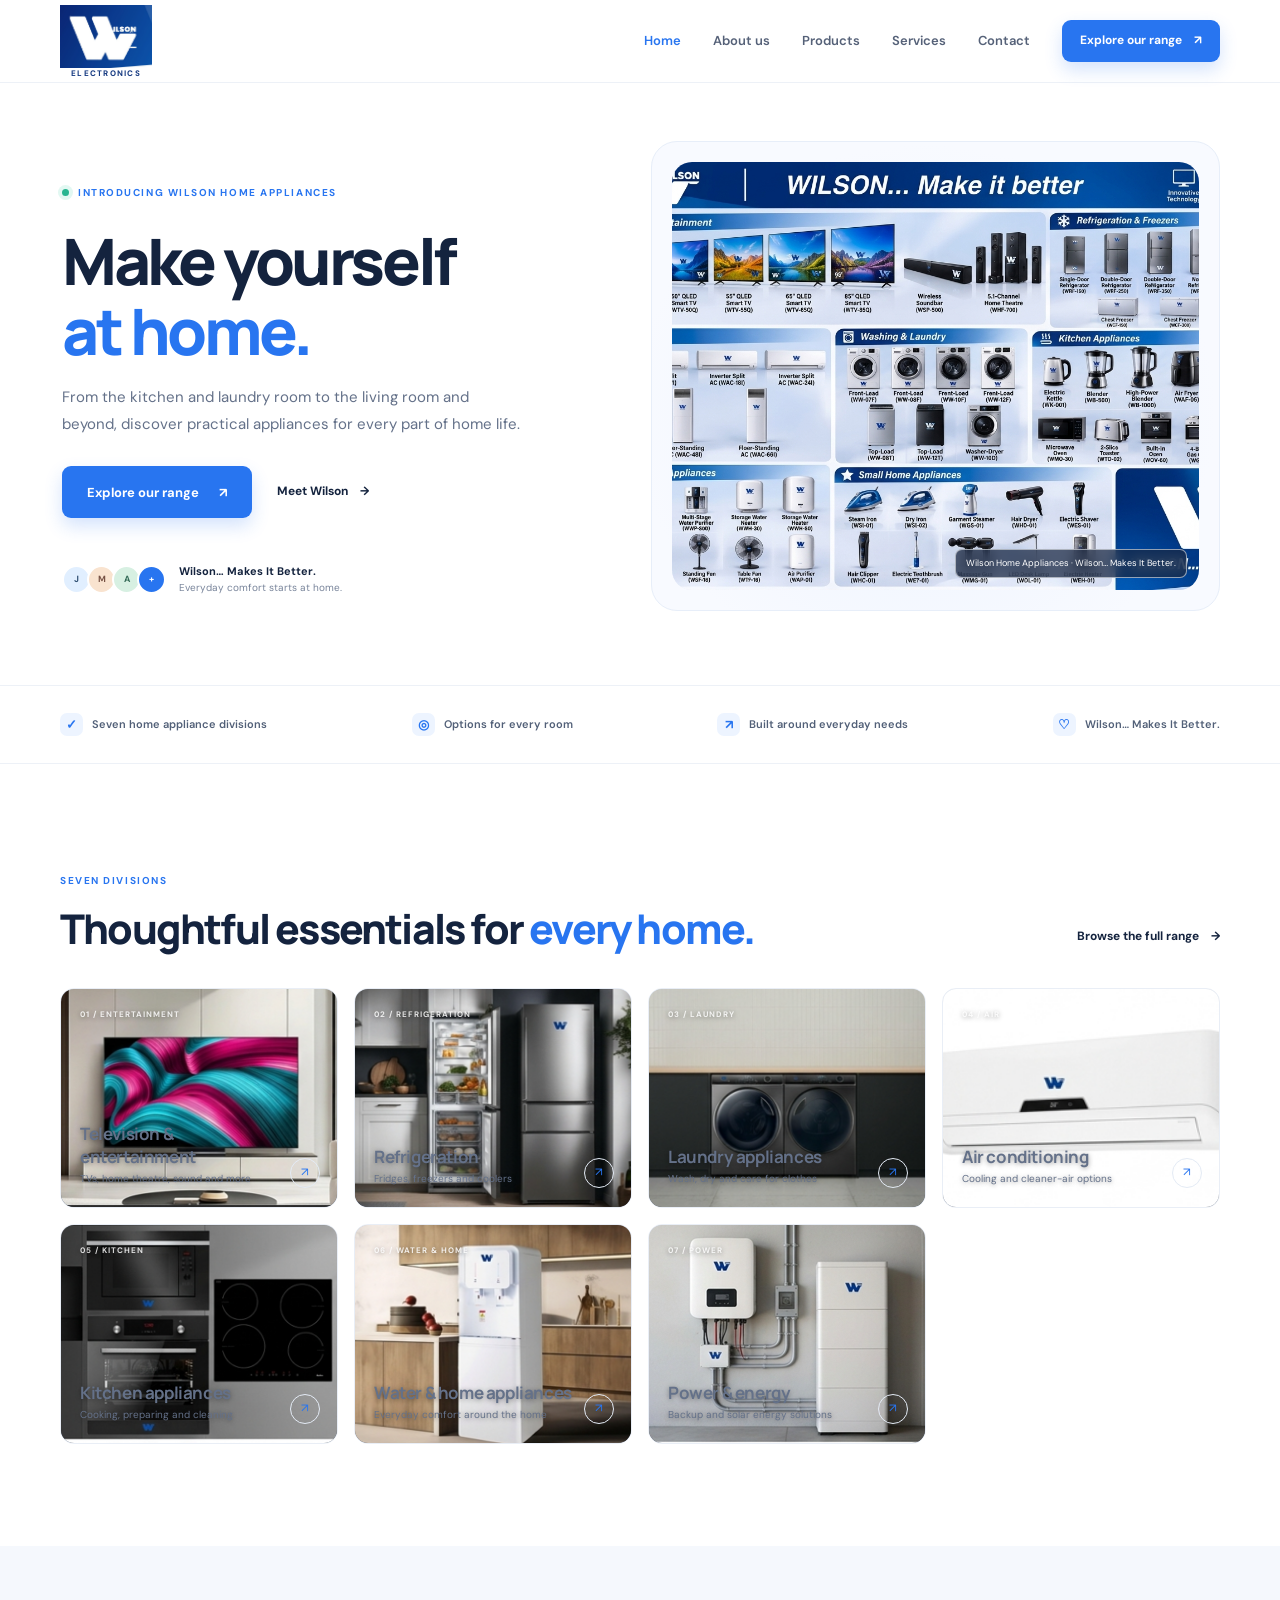
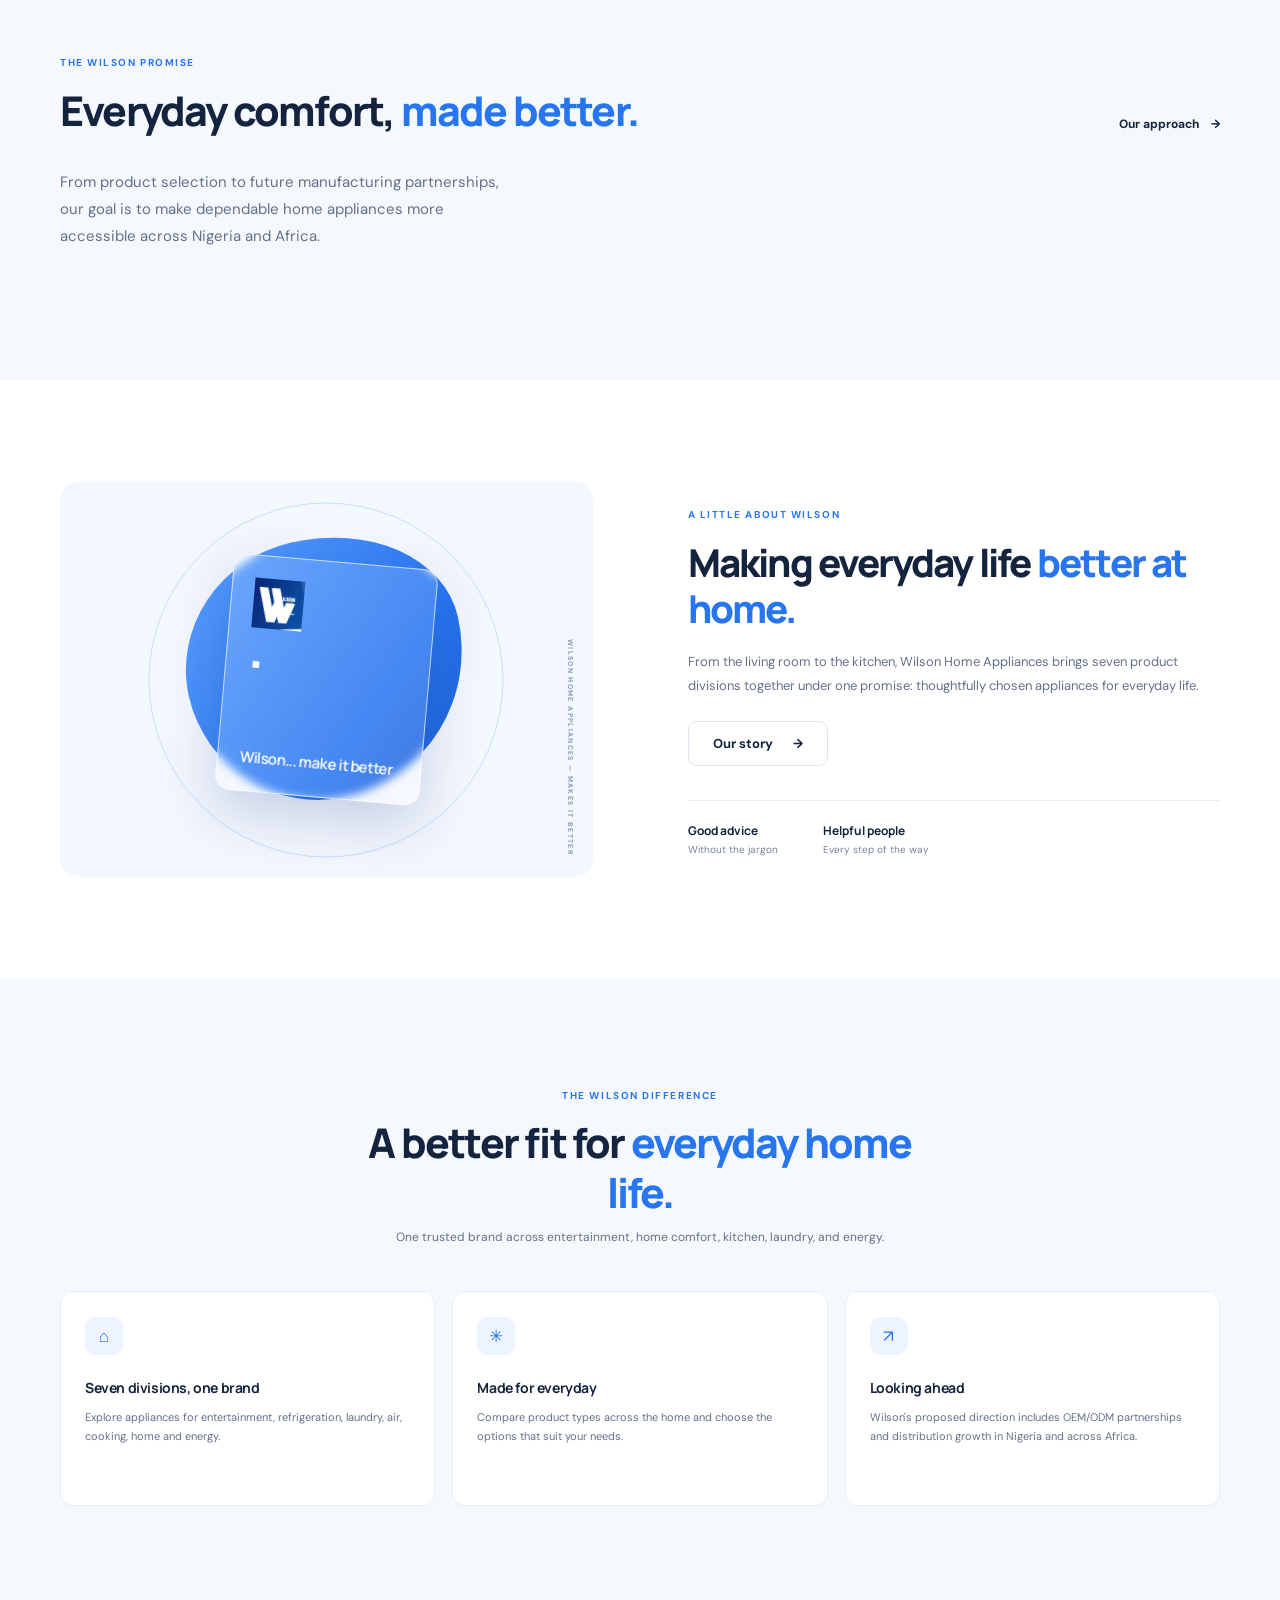
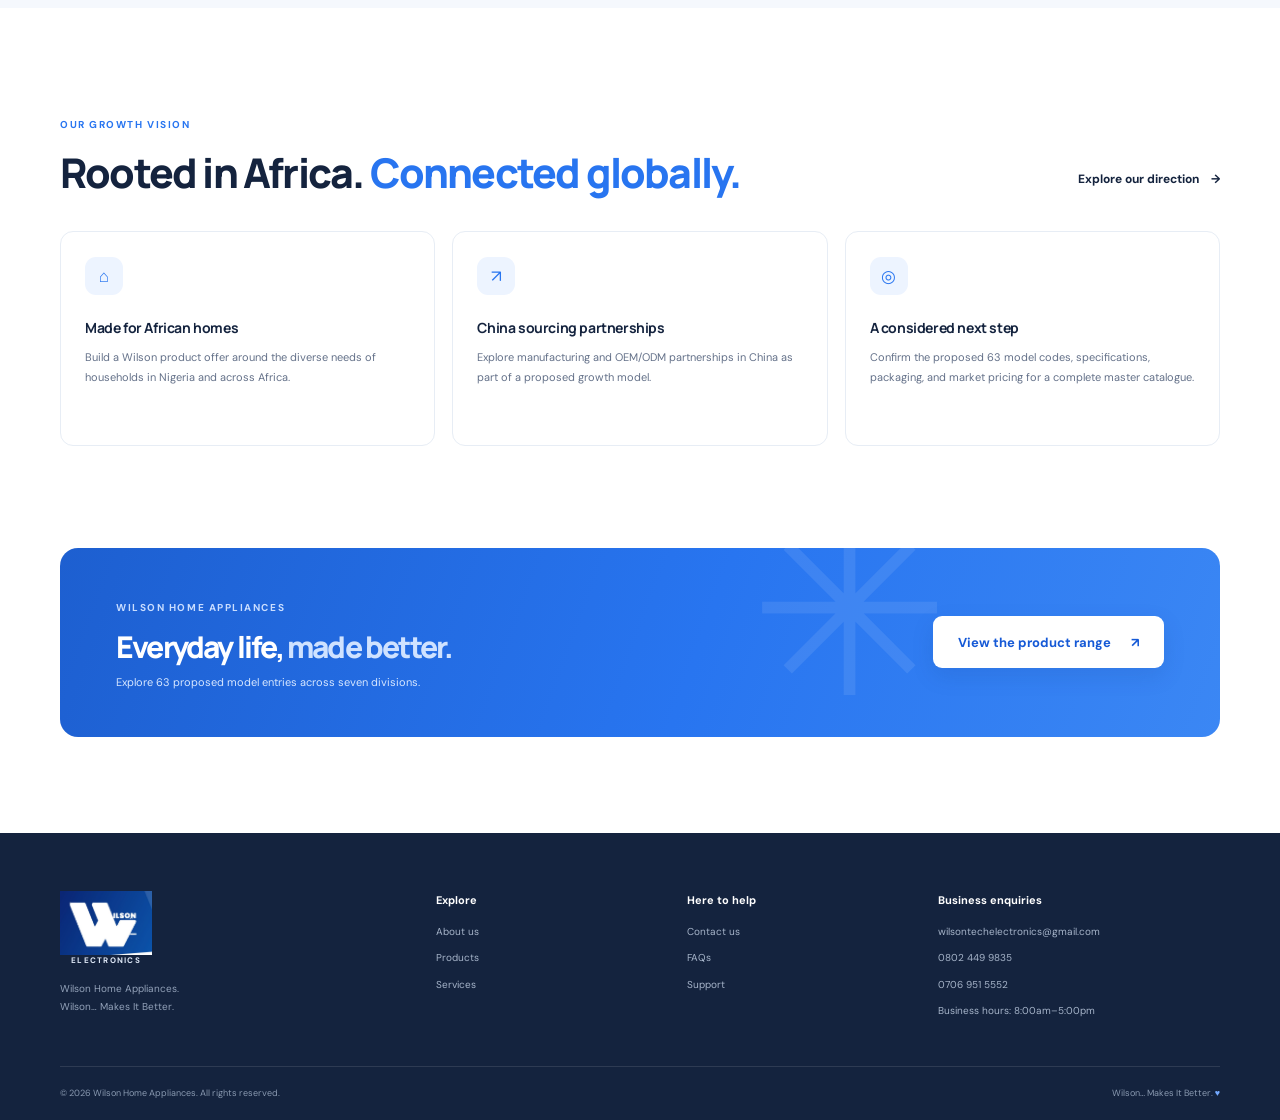
<file: index.html>
<!doctype html>
<html lang="en">

<head>
  <meta charset="utf-8">
  <meta name="viewport" content="width=device-width, initial-scale=1">
  <meta name="theme-color" content="#ffffff">
  <meta name="description"
    content="Explore Wilson Electronic home appliances in Nigeria, including TVs, refrigerators, laundry, kitchen, air conditioning and solar products.">
  <meta name="robots" content="index, follow">
  <link rel="canonical" href="https://www.wilson-electronics.com/">
  <meta property="og:type" content="website">
  <meta property="og:locale" content="en_NG">
  <meta property="og:site_name" content="Wilson Electronic">
  <meta property="og:url" content="https://www.wilson-electronics.com/">
  <meta property="og:image" content="https://www.wilson-electronics.com/assets/img/home/appliance-hero.png">
  <meta property="og:title" content="Wilson Electronic | Home Appliances in Nigeria">
  <meta property="og:description"
    content="Explore Wilson's proposed home appliance range across seven divisions. Wilson… Makes It Better.">
  <meta name="twitter:card" content="summary">
  <meta name="twitter:title" content="Wilson Electronic | Home Appliances in Nigeria">
  <meta name="twitter:description"
    content="Explore TVs, refrigeration, laundry, kitchen, air conditioning and power products from Wilson Electronic.">
  <title>Wilson Electronic | Home Appliances in Nigeria</title>
  <link rel="icon" type="image/svg+xml" href="assets/img/wilson-electronic-logo.png">
  <link rel="preconnect" href="https://fonts.googleapis.com">
  <link rel="preconnect" href="https://fonts.gstatic.com" crossorigin>
  <link
    href="https://fonts.googleapis.com/css2?family=DM+Sans:wght@400;500;600;700&family=Manrope:wght@400;500;600;700;800&display=swap"
    rel="stylesheet">
  <link rel="stylesheet" href="assets/styles/main.css">

  <meta name="google-site-verification" content="tyU9BZK3jVDz_J6afg8o4xpxZFqFfgLyS6iri-zY1G4" />
  <script src="assets/scripts/main.js" defer></script>
  <script type="application/ld+json">
    {
      "@context": "https://schema.org",
      "@type": "Organization",
      "url": "https://www.wilson-electronics.com/",
      "name": "Wilson Electronic",
      "description": "Wilson Home Appliances offers a proposed range of home appliances across seven product divisions.",
      "email": "wilsontechelectronics@gmail.com",
      "telephone": ["+2348024499835", "+2347069515552"],
      "areaServed": {
        "@type": "Country",
        "name": "Nigeria"
      },
      "slogan": "Wilson… Makes It Better."
    }
  </script>
</head>

<body data-page="home">
  <a class="skip-link" href="#main">Skip to content</a>
  <header class="site-header">
    <div class="container header-inner">
      <a class="brand" href="index.html" aria-label="Wilson Electronic home">
        <span class="brand-lockup"><img class="brand-logo" src="assets/img/wilson-electronic-logo.png"
            alt="Wilson logo with its oversized W and ILSON lettering"><span class="brand-subtitle">
            Electronics
          </span></span>
      </a>
      <button class="menu-toggle" type="button" aria-expanded="false" aria-controls="primary-navigation"
        aria-label="Open menu">
        <span></span><span></span>
      </button>
      <nav class="primary-navigation" id="primary-navigation" aria-label="Main navigation">
        <a href="index.html" aria-current="page">Home</a>
        <a href="pages/about.html">About us</a>
        <a href="pages/products.html">Products</a>
        <a href="pages/services.html">Services</a>
        <a href="pages/contact.html">Contact</a>
        <a class="button button-small button-blue nav-cta" href="pages/products.html">Explore our range <span
            aria-hidden="true">↗</span></a>
      </nav>
    </div>
  </header>

  <main id="main">
    <section class="hero container">
      <div class="hero-copy">
        <span class="eyebrow"><span class="eyebrow-dot"></span> Introducing Wilson Home Appliances</span>
        <h1>Make yourself<br><span>at home.</span></h1>
        <p class="hero-description">From the kitchen and laundry room to the living room and beyond, discover practical
          appliances for every part of home life.</p>
        <div class="hero-actions">
          <a class="button button-blue" href="pages/products.html">Explore our range <span
              aria-hidden="true">↗</span></a>
          <a class="text-link" href="pages/about.html">Meet Wilson <span aria-hidden="true">→</span></a>
        </div>
        <div class="hero-proof">
          <div class="proof-avatars" aria-hidden="true"><span>J</span><span>M</span><span>A</span><span>+</span></div>
          <p><strong>Wilson… Makes It Better.</strong><br>Everyday comfort starts at home.</p>
        </div>
      </div>
      <div class="hero-visual appliance-hero-visual" aria-label="Wilson home appliance photography">
        <figure class="image-frame home-hero-image">
          <img class="image-slot" data-image-slot src="assets/img/home/wilson-product-catalog.jpg"
            alt="Wilson home appliances featured in a welcoming modern home">
          <div class="image-fallback">
            <span class="image-fallback-icon" aria-hidden="true">⌂</span>
            <strong>Home hero image</strong>
            <small>Add appliance-hero.png to assets/img/home/</small>
          </div>
          <figcaption class="image-caption">Wilson Home Appliances · Wilson… Makes It Better.</figcaption>
        </figure>
      </div>
    </section>

    <section class="trust-strip" aria-label="Why shop with us">
      <div class="container trust-inner">
        <div><span class="trust-icon">✓</span> Seven home appliance divisions</div>
        <div><span class="trust-icon">◎</span> Options for every room</div>
        <div><span class="trust-icon">↗</span> Built around everyday needs</div>
        <div><span class="trust-icon">♡</span> Wilson… Makes It Better.</div>
      </div>
    </section>

    <section class="section container">
      <div class="section-heading">
        <div><span class="eyebrow">Seven divisions</span>
          <h2>Thoughtful essentials for <span>every home.</span></h2>
        </div>
        <a class="text-link" href="pages/products.html">Browse the full range <span aria-hidden="true">→</span></a>
      </div>
      <div class="category-grid">
        <a class="category-card category-audio" href="pages/products.html?division=television">
          <span class="category-image"><img class="image-slot" data-image-slot
              src="assets/img/home/entertainments.PNG" alt="Television and entertainment appliances"
              loading="lazy"><span class="category-symbol" aria-hidden="true">▣</span></span>
          <span class="category-number">01 / ENTERTAINMENT</span>
          <span class="category-info"><strong>Television &amp; entertainment</strong><small>TVs, home theatre, sound and
              more</small></span><span class="round-arrow" aria-hidden="true">↗</span>
        </a>
        <a class="category-card category-computing" href="pages/products.html?division=refrigeration">
          <span class="category-image"><img class="image-slot" data-image-slot src="assets/img/home/refrigeration.PNG"
              alt="Wilson refrigeration appliances" loading="lazy"><span class="category-symbol"
              aria-hidden="true">▤</span></span>
          <span class="category-number">02 / REFRIGERATION</span>
          <span class="category-info"><strong>Refrigeration</strong><small>Fridges, freezers and
              coolers</small></span><span class="round-arrow" aria-hidden="true">↗</span>
        </a>
        <a class="category-card category-home" href="pages/products.html?division=laundry">
          <span class="category-image"><img class="image-slot" data-image-slot
              src="assets/img/home/washing-machine.PNG" alt="Wilson laundry appliances" loading="lazy"><span
              class="category-symbol" aria-hidden="true">◉</span></span>
          <span class="category-number">03 / LAUNDRY</span>
          <span class="category-info"><strong>Laundry appliances</strong><small>Wash, dry and care for
              clothes</small></span><span class="round-arrow" aria-hidden="true">↗</span>
        </a>
        <a class="category-card category-mobile" href="pages/products.html?division=air-conditioning">
          <span class="category-image"><img class="image-slot" data-image-slot src="assets/img/home/ac.PNG"
              alt="Wilson air conditioning and air care appliances" loading="lazy"><span class="category-symbol"
              aria-hidden="true">❋</span></span>
          <span class="category-number">04 / AIR</span>
          <span class="category-info"><strong>Air conditioning</strong><small>Cooling and cleaner-air
              options</small></span><span class="round-arrow" aria-hidden="true">↗</span>
        </a>
        <a class="category-card category-audio" href="pages/products.html?division=kitchen">
          <span class="category-image"><img class="image-slot" data-image-slot
              src="assets/img/home/oven.PNG" alt="Wilson kitchen appliances" loading="lazy"><span
              class="category-symbol" aria-hidden="true">♨</span></span>
          <span class="category-number">05 / KITCHEN</span>
          <span class="category-info"><strong>Kitchen appliances</strong><small>Cooking, preparing and
              cleaning</small></span><span class="round-arrow" aria-hidden="true">↗</span>
        </a>
        <a class="category-card category-home" href="pages/products.html?division=water-home">
          <span class="category-image"><img class="image-slot" data-image-slot src="assets/img/home/water-dispenser.PNG"
              alt="Wilson water and home appliances" loading="lazy"><span class="category-symbol"
              aria-hidden="true">⌂</span></span>
          <span class="category-number">06 / WATER &amp; HOME</span>
          <span class="category-info"><strong>Water &amp; home appliances</strong><small>Everyday comfort around the
              home</small></span><span class="round-arrow" aria-hidden="true">↗</span>
        </a>
        <a class="category-card category-computing" href="pages/products.html?division=power-energy">
          <span class="category-image"><img class="image-slot" data-image-slot src="assets/img/home/energy-power.PNG"
              alt="Wilson power and energy products" loading="lazy"><span class="category-symbol"
              aria-hidden="true">ϟ</span></span>
          <span class="category-number">07 / POWER</span>
          <span class="category-info"><strong>Power &amp; energy</strong><small>Backup and solar energy
              solutions</small></span><span class="round-arrow" aria-hidden="true">↗</span>
        </a>
      </div>
    </section>

    <section class="section section-soft">
      <div class="container">
        <div class="section-heading">
          <div><span class="eyebrow">The Wilson promise</span>
            <h2>Everyday comfort, <span>made better.</span></h2>
          </div>
          <div class="featured-heading-actions">
            <a class="text-link" href="pages/about.html">Our approach <span aria-hidden="true">→</span></a>
          </div>
        </div>
        <p class="hero-description">From product selection to future manufacturing partnerships, our goal is to make
          dependable home appliances more accessible across Nigeria and Africa.</p>
      </div>
    </section>

    <section class="section container story-section">
      <div class="story-visual">
        <div class="story-blue-shape"></div>
        <div class="story-orbit"></div>
        <div class="story-card"><span class="story-card-mark"><img src="/assets/img/wilson-electronic-logo.png"
              alt="wilson-electronics-log" width="50" height="50">.</span><span class="story-card-caption">
            Wilson... make it better
          </span></div>
        <span class="story-side-label">WILSON HOME APPLIANCES — MAKES IT BETTER</span>
      </div>
      <div class="story-copy">
        <span class="eyebrow">A little about Wilson</span>
        <h2>Making everyday life <span>better at home.</span></h2>
        <p>From the living room to the kitchen, Wilson Home Appliances brings seven product divisions together under one
          promise: thoughtfully chosen appliances for everyday life.</p>
        <a class="button button-outline" href="pages/about.html">Our story <span aria-hidden="true">→</span></a>
        <div class="story-stat-row">
          <div><strong>Good advice</strong><span>Without the jargon</span></div>
          <div><strong>Helpful people</strong><span>Every step of the way</span></div>
        </div>
      </div>
    </section>

    <section class="section section-soft">
      <div class="container">
        <div class="center-heading"><span class="eyebrow">The Wilson difference</span>
          <h2>A better fit for <span>everyday home life.</span></h2>
          <p>One trusted brand across entertainment, home comfort, kitchen, laundry, and energy.</p>
        </div>
        <div class="benefit-grid">
          <article class="benefit-card"><span class="benefit-icon">⌂</span>
            <h3>Seven divisions, one brand</h3>
            <p>Explore appliances for entertainment, refrigeration, laundry, air, cooking, home and energy.</p>
          </article>
          <article class="benefit-card"><span class="benefit-icon">✳</span>
            <h3>Made for everyday</h3>
            <p>Compare product types across the home and choose the options that suit your needs.</p>
          </article>
          <article class="benefit-card"><span class="benefit-icon">↗</span>
            <h3>Looking ahead</h3>
            <p>Wilson's proposed direction includes OEM/ODM partnerships and distribution growth in Nigeria and across
              Africa.</p>
          </article>
        </div>
      </div>
    </section>

    <section class="section container">
      <div class="section-heading">
        <div><span class="eyebrow">Our growth vision</span>
          <h2>Rooted in Africa. <span>Connected globally.</span></h2>
        </div>
        <a class="text-link" href="pages/about.html">Explore our direction <span aria-hidden="true">→</span></a>
      </div>
      <div class="benefit-grid">
        <article class="benefit-card"><span class="benefit-icon">⌂</span>
          <h3>Made for African homes</h3>
          <p>Build a Wilson product offer around the diverse needs of households in Nigeria and across Africa.</p>
        </article>
        <article class="benefit-card"><span class="benefit-icon">↗</span>
          <h3>China sourcing partnerships</h3>
          <p>Explore manufacturing and OEM/ODM partnerships in China as part of a proposed growth model.</p>
        </article>
        <article class="benefit-card"><span class="benefit-icon">◎</span>
          <h3>A considered next step</h3>
          <p>Confirm the proposed 63 model codes, specifications, packaging, and market pricing for a complete master
            catalogue.</p>
        </article>
      </div>
    </section>

    <section class="cta-band container">
      <div><span class="eyebrow eyebrow-light">Wilson Home Appliances</span>
        <h2>Everyday life, <span>made better.</span></h2>
        <p>Explore 63 proposed model entries across seven divisions.</p>
      </div>
      <a class="button button-white" href="pages/products.html">View the product range <span
          aria-hidden="true">↗</span></a>
      <span class="cta-decoration" aria-hidden="true">✳</span>
    </section>
  </main>

  <footer class="site-footer">
    <div class="container footer-main">
      <div class="footer-brand"><a class="brand" href="index.html" aria-label="Wilson Home Appliances home"><span
            class="brand-lockup"><img class="brand-logo" src="assets/img/wilson-electronic-logo.png"
              alt="Wilson logo with its oversized W and ILSON lettering"><span
              class="brand-subtitle">Electronics</span></span></a>
        <p>Wilson Home Appliances.<br>Wilson… Makes It Better.</p>
      </div>
      <div class="footer-column"><strong>Explore</strong><a href="pages/about.html">About us</a><a
          href="pages/products.html">Products</a><a href="pages/services.html">Services</a></div>
      <div class="footer-column"><strong>Here to help</strong><a href="pages/contact.html">Contact us</a><a
          href="pages/contact.html#faq">FAQs</a><a href="pages/services.html">Support</a></div>
      <div class="footer-contact"><strong>Business enquiries</strong><a
          href="mailto:wilsontechelectronics@gmail.com">wilsontechelectronics@gmail.com</a><a
          href="tel:+2348024499835">0802 449 9835</a><a href="tel:+2347069515552">0706 951 5552</a><span>Business hours:
          8:00am–5:00pm</span></div>
    </div>
    <div class="container footer-bottom"><span>© <span data-year></span> Wilson Home Appliances. All rights
        reserved.</span><span>Wilson… Makes It Better. <span class="footer-heart">♥</span></span></div>
  </footer>
</body>

</html>
</file>
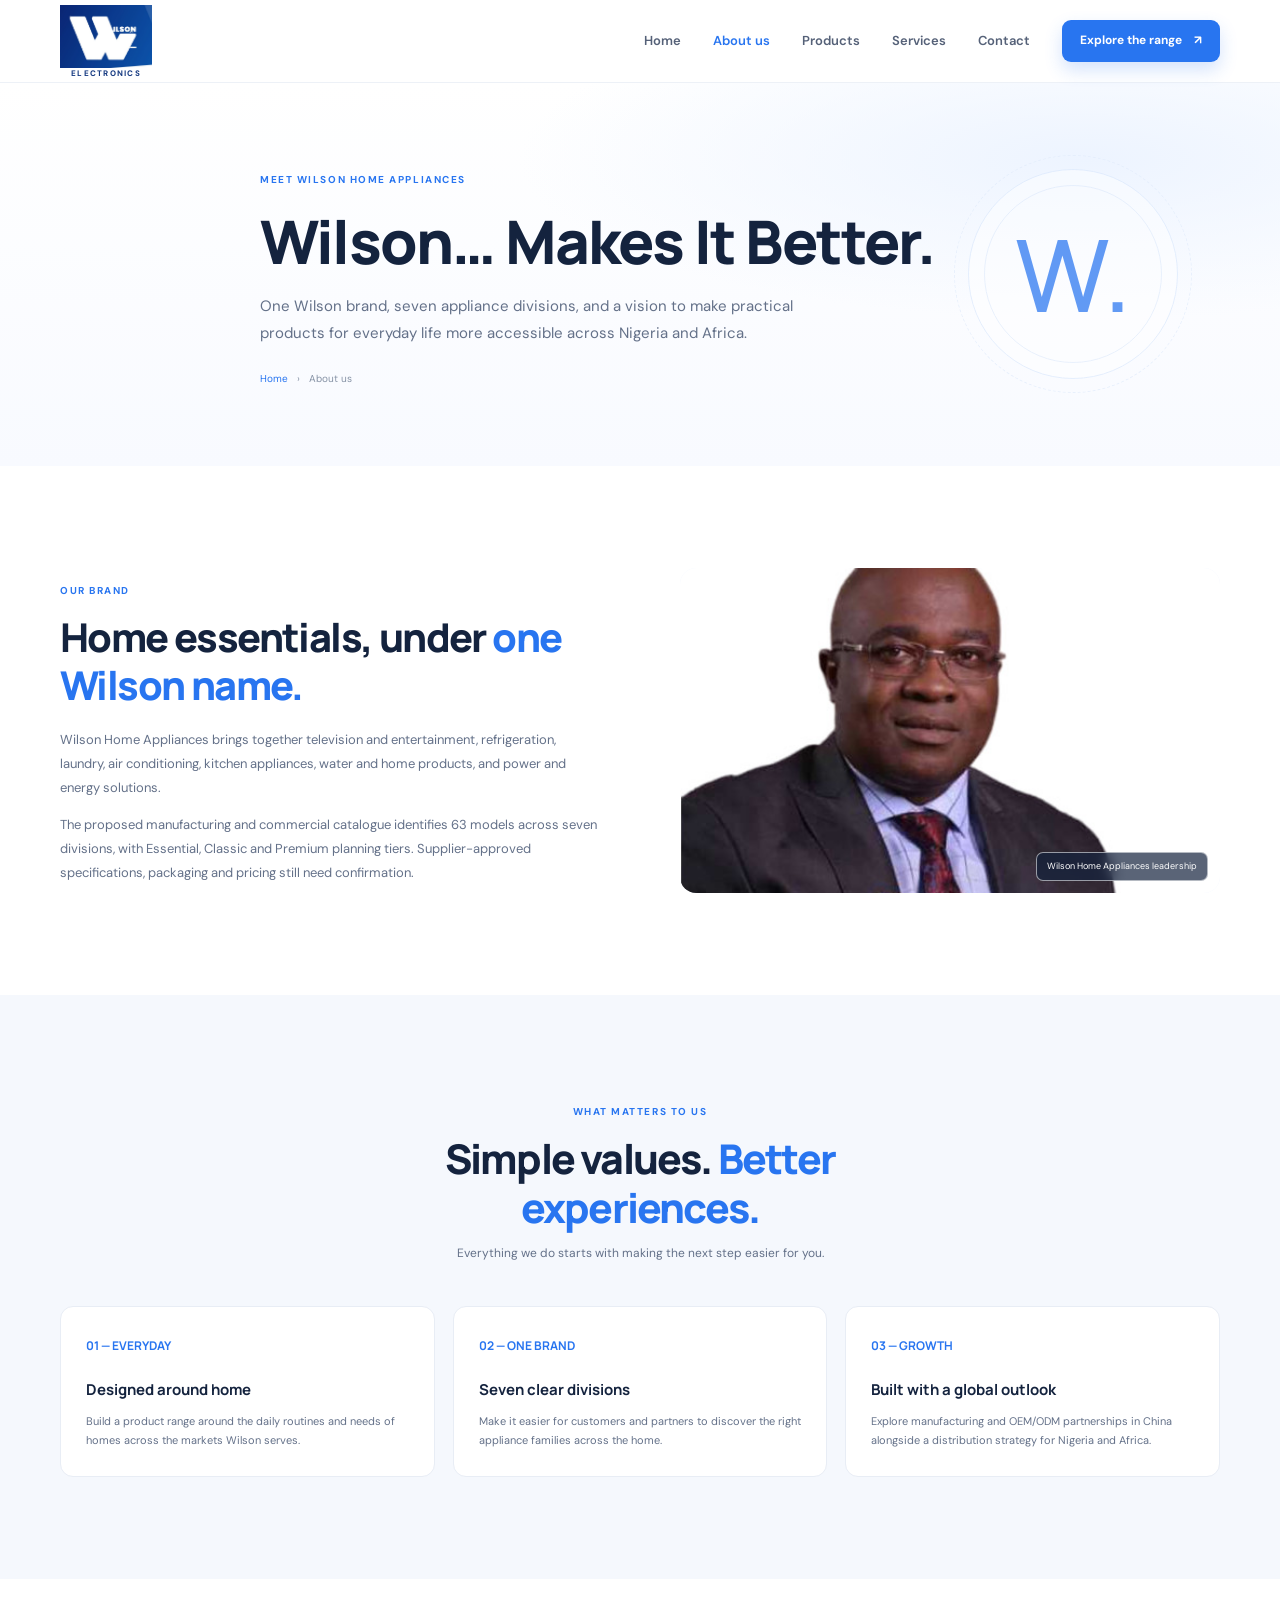
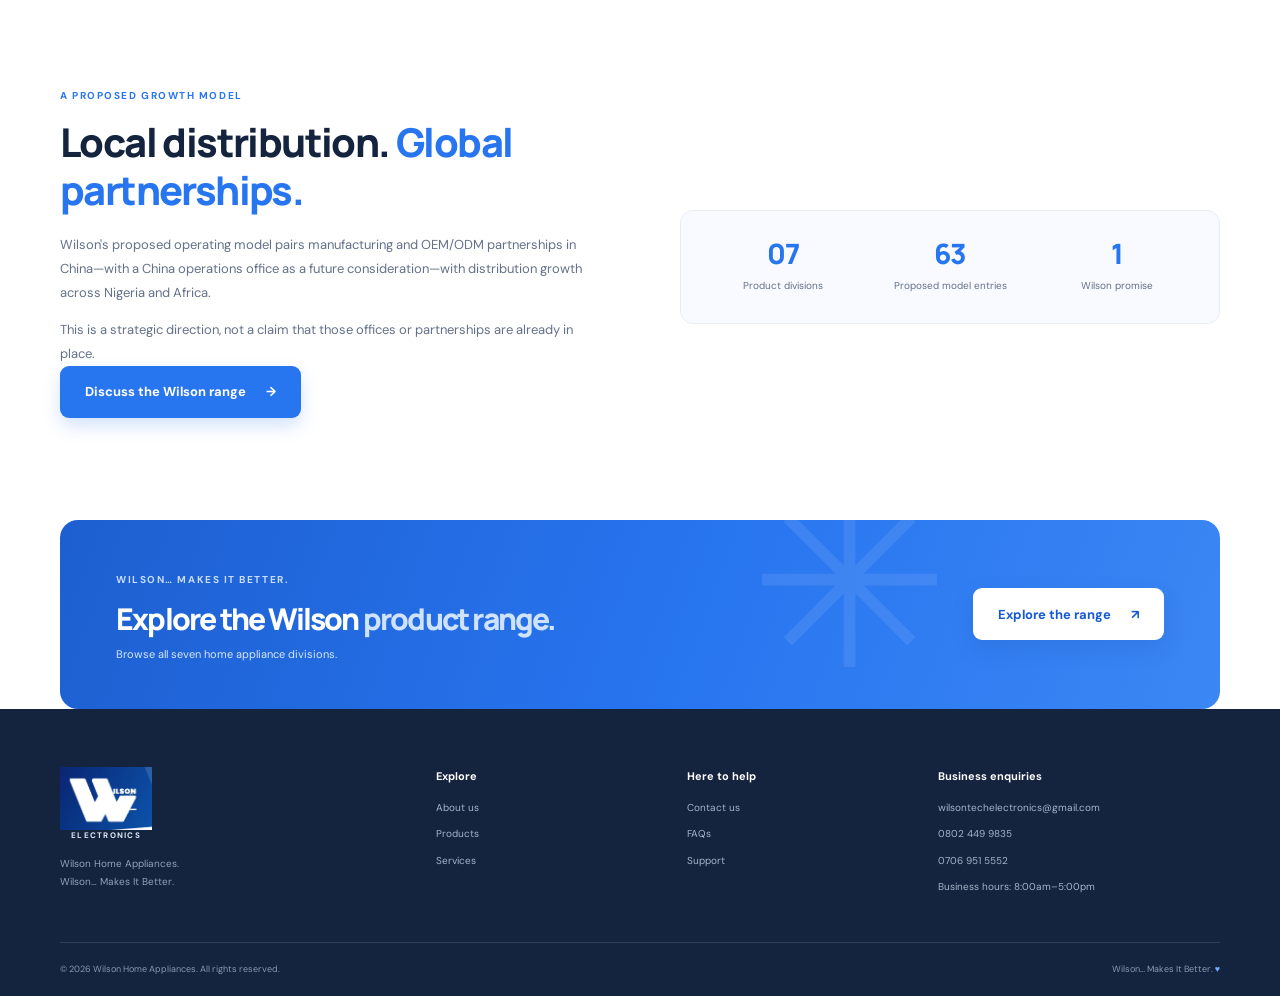
<file: pages/about.html>
<!doctype html>
<html lang="en">

<head>
  <meta charset="utf-8">
  <meta name="viewport" content="width=device-width, initial-scale=1">
  <meta name="theme-color" content="#ffffff">
  <meta name="description"
    content="Learn about Wilson Electronic, its seven proposed home appliance divisions, brand promise and growth vision for Nigeria and Africa.">
  <meta name="robots" content="index, follow">
  <link rel="canonical" href="https://www.wilson-electronics.com/pages/about.html">
  <meta property="og:type" content="website">
  <meta property="og:locale" content="en_NG">
  <meta property="og:site_name" content="Wilson Electronic">
  <meta property="og:url" content="https://www.wilson-electronics.com/pages/about.html">
  <meta property="og:image" content="https://www.wilson-electronics.com/assets/img/home/appliance-hero.png">
  <meta property="og:title" content="About Wilson Electronic | Home Appliances">
  <meta property="og:description"
    content="Meet Wilson Electronic and its vision for practical home appliances. Wilson… Makes It Better.">
  <meta name="twitter:card" content="summary">
  <meta name="twitter:title" content="About Wilson Electronic | Home Appliances">
  <meta name="twitter:description"
    content="Discover Wilson's brand promise, product divisions and proposed growth vision.">
  <title>About Wilson Electronic | Home Appliances</title>
  <link rel="icon" type="image/svg+xml" href="../assets/img/wilson-electronic-logo.png">
  <link rel="preconnect" href="https://fonts.googleapis.com">
  <link rel="preconnect" href="https://fonts.gstatic.com" crossorigin>
  <link
    href="https://fonts.googleapis.com/css2?family=DM+Sans:wght@400;500;600;700&family=Manrope:wght@400;500;600;700;800&display=swap"
    rel="stylesheet">
  <link rel="stylesheet" href="../assets/styles/main.css">
  <script src="../assets/scripts/main.js" defer></script>
</head>

<body data-page="about">
  <a class="skip-link" href="#main">Skip to content</a>
  <header class="site-header">
    <div class="container header-inner">
      <a class="brand" href="../index.html" aria-label="Wilson Electronic home"><span class="brand-lockup"><img
            class="brand-logo" src="../assets/img/wilson-electronic-logo.png"
            alt="Wilson logo with its oversized W and ILSON lettering"><span
            class="brand-subtitle">Electronics</span></span></a>
      <button class="menu-toggle" type="button" aria-expanded="false" aria-controls="primary-navigation"
        aria-label="Open menu"><span></span><span></span></button>
      <nav class="primary-navigation" id="primary-navigation" aria-label="Main navigation">
        <a href="../index.html">Home</a><a href="about.html" aria-current="page">About us</a><a
          href="products.html">Products</a><a href="services.html">Services</a><a href="contact.html">Contact</a><a
          class="button button-small button-blue nav-cta" href="products.html">Explore the range <span
            aria-hidden="true">↗</span></a>
      </nav>
    </div>
  </header>
  <main id="main">
    <section class="page-hero">
      <div class="container page-hero-inner"><span class="eyebrow">Meet Wilson Home Appliances</span>
        <h1>Wilson… <span>Makes It Better.</span></h1>
        <p>One Wilson brand, seven appliance divisions, and a vision to make practical products for everyday life more
          accessible across Nigeria and Africa.</p>
        <div class="breadcrumb"><a href="../index.html">Home</a><span>›</span><span>About us</span></div>
      </div>
      <div class="page-hero-art" aria-hidden="true">W.</div>
    </section>
    <section class="section container split-section">
      <div class="split-copy"><span class="eyebrow">Our brand</span>
        <h2>Home essentials, under <span>one Wilson name.</span></h2>
        <p>Wilson Home Appliances brings together television and entertainment, refrigeration, laundry, air
          conditioning, kitchen appliances, water and home products, and power and energy solutions.</p>
        <p>The proposed manufacturing and commercial catalogue identifies 63 models across seven divisions, with
          Essential, Classic and Premium planning tiers. Supplier-approved specifications, packaging and pricing still
          need confirmation.</p>
      </div>
      <figure class="story-panel image-frame ceo-image">
        <img class="image-slot" data-image-slot src="../assets/img/about/ceo.jpg"
          alt="Portrait of the Wilson Home Appliances CEO, add the CEO's name to the alt text" loading="lazy">
        <div class="image-fallback">
          <span class="image-fallback-icon" aria-hidden="true">W</span>
          <strong>CEO portrait</strong>
          <small>Add ceo.jpg to assets/img/about/</small>
        </div>
        <figcaption class="image-caption">Wilson Home Appliances leadership</figcaption>
      </figure>
    </section>
    <section class="section section-soft">
      <div class="container">
        <div class="center-heading"><span class="eyebrow">What matters to us</span>
          <h2>Simple values. <span>Better experiences.</span></h2>
          <p>Everything we do starts with making the next step easier for you.</p>
        </div>
        <div class="values-grid">
          <article class="value-card"><span>01 — EVERYDAY</span>
            <h3>Designed around home</h3>
            <p>Build a product range around the daily routines and needs of homes across the markets Wilson serves.</p>
          </article>
          <article class="value-card"><span>02 — ONE BRAND</span>
            <h3>Seven clear divisions</h3>
            <p>Make it easier for customers and partners to discover the right appliance families across the home.</p>
          </article>
          <article class="value-card"><span>03 — GROWTH</span>
            <h3>Built with a global outlook</h3>
            <p>Explore manufacturing and OEM/ODM partnerships in China alongside a distribution strategy for Nigeria and
              Africa.</p>
          </article>
        </div>
      </div>
    </section>
    <section class="section container">
      <div class="split-section">
        <div class="split-copy"><span class="eyebrow">A proposed growth model</span>
          <h2>Local distribution. <span>Global partnerships.</span></h2>
          <p>Wilson's proposed operating model pairs manufacturing and OEM/ODM partnerships in China—with a China
            operations office as a future consideration—with distribution growth across Nigeria and Africa.</p>
          <p>This is a strategic direction, not a claim that those offices or partnerships are already in place.</p><a
            class="button button-blue" href="contact.html">Discuss the Wilson range <span
              aria-hidden="true">→</span></a>
        </div>
        <div>
          <div class="stats-strip">
            <div><strong>07</strong><span>Product divisions</span></div>
            <div><strong>63</strong><span>Proposed model entries</span></div>
            <div><strong>1</strong><span>Wilson promise</span></div>
          </div>
        </div>
      </div>
    </section>
    <section class="container cta-band small-cta">
      <div><span class="eyebrow eyebrow-light">Wilson… Makes It Better.</span>
        <h2>Explore the Wilson <span>product range.</span></h2>
        <p>Browse all seven home appliance divisions.</p>
      </div><a class="button button-white" href="products.html">Explore the range <span
          aria-hidden="true">↗</span></a><span class="cta-decoration" aria-hidden="true">✳</span>
    </section>
  </main>
  <footer class="site-footer">
    <div class="container footer-main">
      <div class="footer-brand"><a class="brand" href="../index.html" aria-label="Wilson Home Appliances home"><span
            class="brand-lockup"><img class="brand-logo" src="../assets/img/wilson-electronic-logo.png"
              alt="Wilson logo with its oversized W and ILSON lettering"><span class="brand-subtitle">Electronics</span></span></a>
        <p>Wilson Home Appliances.<br>Wilson… Makes It Better.</p>
      </div>
      <div class="footer-column"><strong>Explore</strong><a href="about.html">About us</a><a
          href="products.html">Products</a><a href="services.html">Services</a></div>
      <div class="footer-column"><strong>Here to help</strong><a href="contact.html">Contact us</a><a
          href="contact.html#faq">FAQs</a><a href="services.html">Support</a></div>
      <div class="footer-contact"><strong>Business enquiries</strong><a
          href="mailto:wilsontechelectronics@gmail.com">wilsontechelectronics@gmail.com</a><a
          href="tel:+2348024499835">0802 449 9835</a><a href="tel:+2347069515552">0706 951 5552</a><span>Business hours:
          8:00am–5:00pm</span></div>
    </div>
    <div class="container footer-bottom"><span>© <span data-year></span> Wilson Home Appliances. All rights
        reserved.</span><span>Wilson… Makes It Better. <span class="footer-heart">♥</span></span></div>
  </footer>
</body>

</html>
</file>
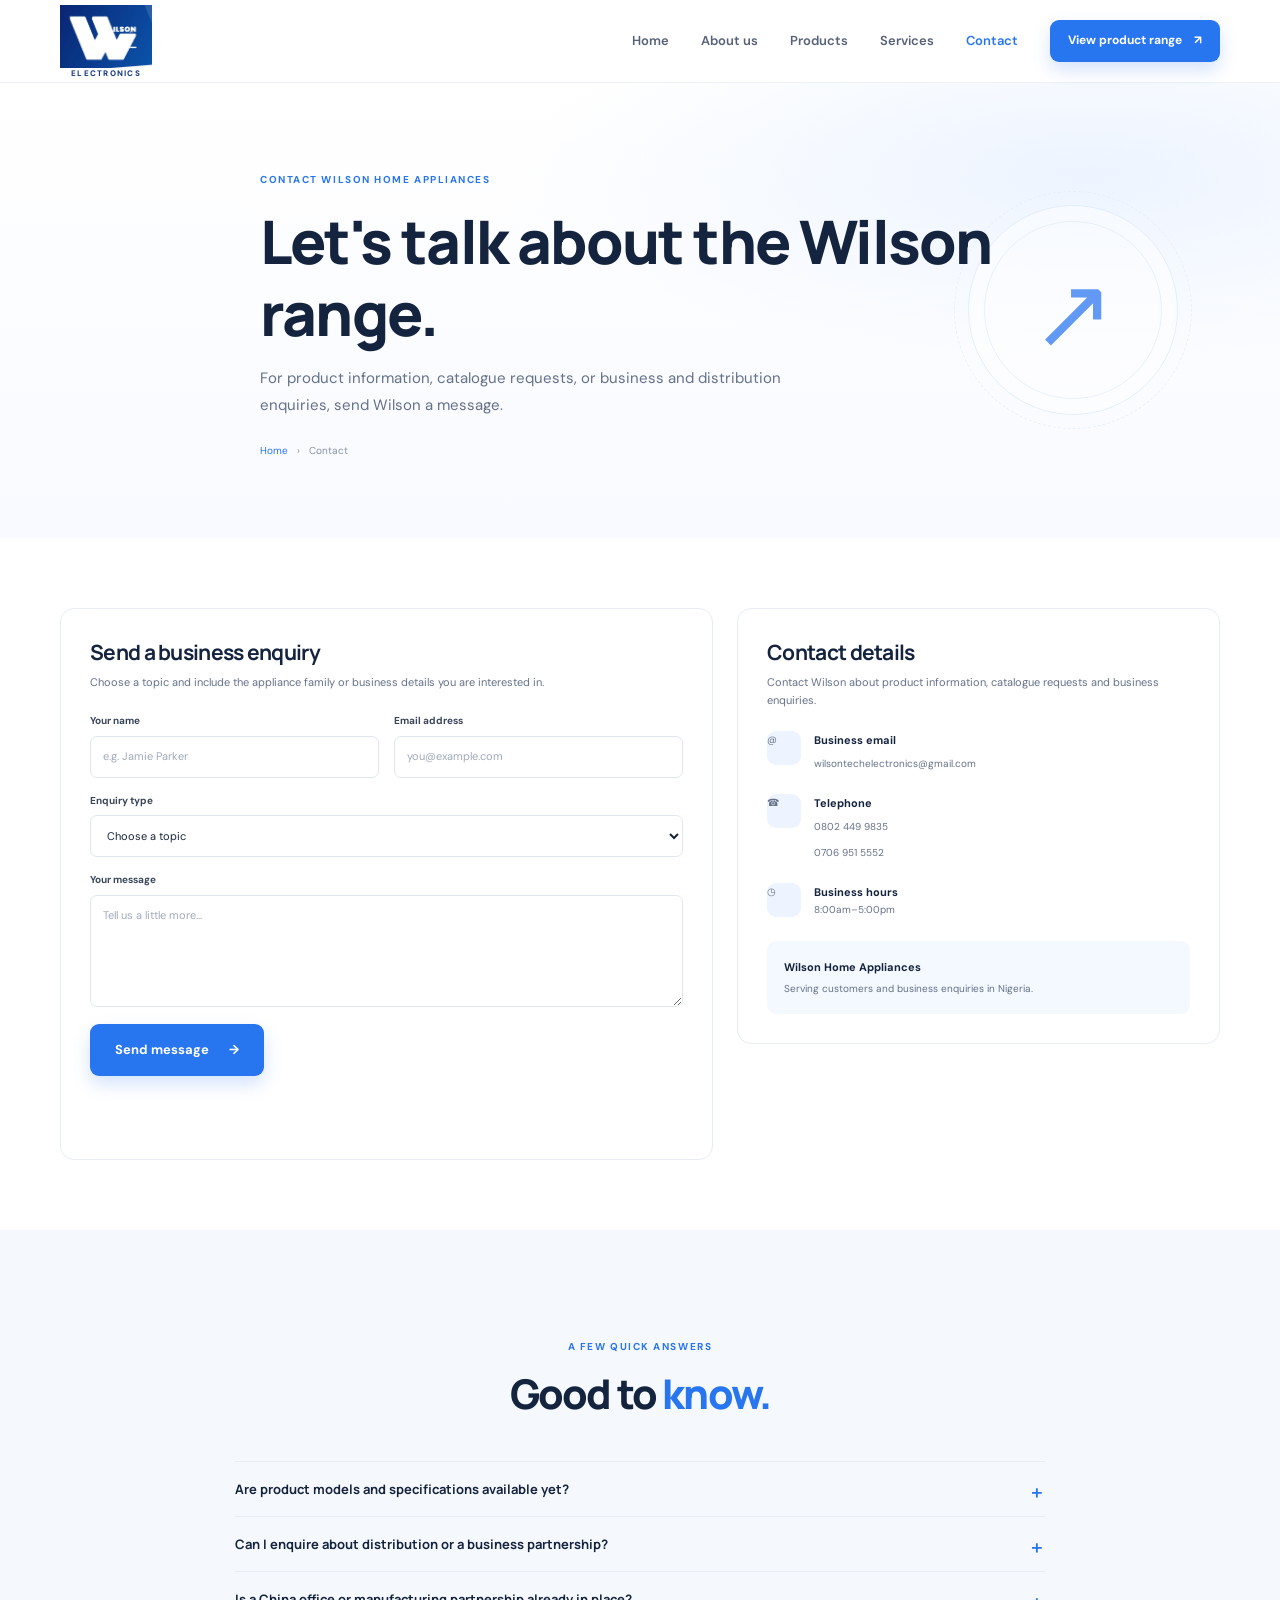
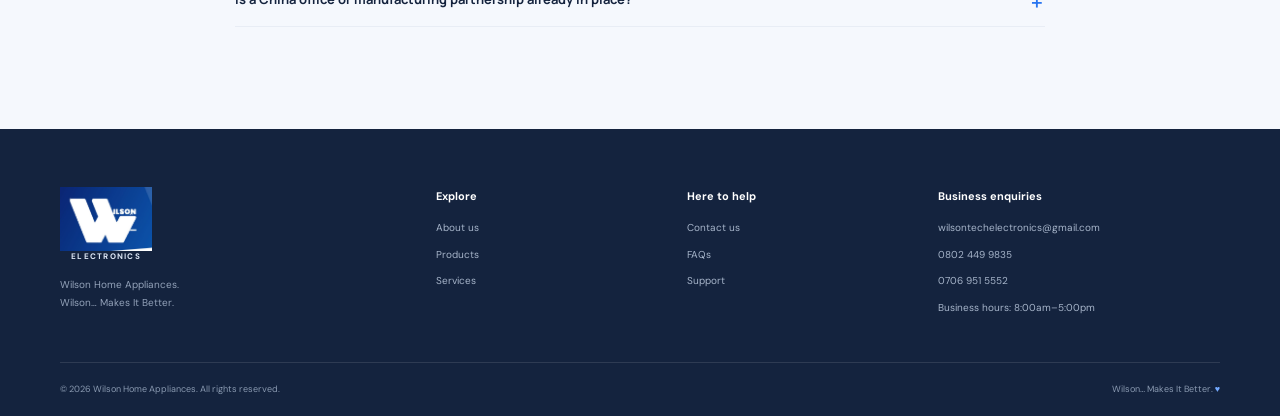
<file: pages/contact.html>
<!doctype html>
<html lang="en">

<head>
  <meta charset="utf-8">
  <meta name="viewport" content="width=device-width, initial-scale=1">
  <meta name="theme-color" content="#ffffff">
  <meta name="description"
    content="Contact Wilson Electronic in Nigeria for home appliance product information, catalogue requests and business enquiries. Call or email Wilson.">
  <meta name="robots" content="index, follow">
  <link rel="canonical" href="https://www.wilson-electronics.com/pages/contact.html">
  <meta property="og:type" content="website">
  <meta property="og:locale" content="en_NG">
  <meta property="og:site_name" content="Wilson Electronic">
  <meta property="og:url" content="https://www.wilson-electronics.com/pages/contact.html">
  <meta property="og:image" content="https://www.wilson-electronics.com/assets/img/home/appliance-hero.png">
  <meta property="og:title" content="Contact Wilson Electronic | Nigeria">
  <meta property="og:description"
    content="Email or call Wilson Electronic about appliance products, catalogue requests and trade enquiries.">
  <meta name="twitter:card" content="summary">
  <meta name="twitter:title" content="Contact Wilson Electronic | Nigeria">
  <meta name="twitter:description"
    content="Get in touch with Wilson Electronic for product information and business enquiries.">
  <title>Contact Wilson Electronic | Nigeria</title>
  <link rel="icon" type="image/svg+xml" href="../assets/img/wilson-electronic-logo.png">
  <link rel="preconnect" href="https://fonts.googleapis.com">
  <link rel="preconnect" href="https://fonts.gstatic.com" crossorigin>
  <link
    href="https://fonts.googleapis.com/css2?family=DM+Sans:wght@400;500;600;700&family=Manrope:wght@400;500;600;700;800&display=swap"
    rel="stylesheet">
  <link rel="stylesheet" href="../assets/styles/main.css">
  <script src="../assets/scripts/main.js" defer></script>
</head>

<body data-page="contact">
  <a class="skip-link" href="#main">Skip to content</a>
  <header class="site-header">
    <div class="container header-inner">
      <a class="brand" href="../index.html" aria-label="Wilson Electronic home"><span class="brand-lockup"><img
            class="brand-logo" src="../assets/img/wilson-electronic-logo.png"
            alt="Wilson logo with its oversized W and ILSON lettering"><span
            class="brand-subtitle">Electronics</span></span></a>
      <button class="menu-toggle" type="button" aria-expanded="false" aria-controls="primary-navigation"
        aria-label="Open menu"><span></span><span></span></button>
      <nav class="primary-navigation" id="primary-navigation" aria-label="Main navigation">
        <a href="../index.html">Home</a><a href="about.html">About us</a><a href="products.html">Products</a><a
          href="services.html">Services</a><a href="contact.html" aria-current="page">Contact</a><a
          class="button button-small button-blue nav-cta" href="products.html">View product range <span
            aria-hidden="true">↗</span></a>
      </nav>
    </div>
  </header>
  <main id="main">
    <section class="page-hero">
      <div class="container page-hero-inner"><span class="eyebrow">Contact Wilson Home Appliances</span>
        <h1>Let's talk about <span>the Wilson range.</span></h1>
        <p>For product information, catalogue requests, or business and distribution enquiries, send Wilson a message.
        </p>
        <div class="breadcrumb"><a href="../index.html">Home</a><span>›</span><span>Contact</span></div>
      </div>
      <div class="page-hero-art" aria-hidden="true">↗</div>
    </section>
    <section class="section container section-compact">
      <div class="contact-layout">
        <form class="contact-form" data-contact-form action="https://formspree.io/f/xljjaddo" method="POST">
          <input type="hidden" name="_subject" value="New Wilson Home Appliances enquiry">
          <h2>Send a business enquiry</h2>
          <p>Choose a topic and include the appliance family or business details you are interested in.</p>
          <div class="form-grid">
            <div class="form-field"><label for="contact-name">Your name</label><input id="contact-name" name="name"
                type="text" placeholder="e.g. Jamie Parker" required autocomplete="name"></div>
            <div class="form-field"><label for="contact-email">Email address</label><input id="contact-email"
                name="email" type="email" placeholder="you@example.com" required autocomplete="email"></div>
            <div class="form-field full"><label for="contact-subject">Enquiry type</label><select id="contact-subject"
                name="subject" required>
                <option value="" selected disabled>Choose a topic</option>
                <option>Wilson product range</option>
                <option>Models and specifications</option>
                <option>OEM/ODM or manufacturing partnership</option>
                <option>Distribution and trade enquiry</option>
                <option>Something else</option>
              </select></div>
            <div class="form-field full"><label for="contact-message">Your message</label><textarea id="contact-message"
                name="message" placeholder="Tell us a little more..." required></textarea></div>
          </div>
          <button class="button button-blue form-submit" type="submit">Send message <span
              aria-hidden="true">→</span></button>
          <p class="form-note" data-form-note role="status" aria-live="polite" aria-atomic="true"></p>
        </form>
        <aside class="contact-card">
          <h2>Contact details</h2>
          <p>Contact Wilson about product information, catalogue requests and business enquiries.</p>
          <div class="contact-details">
            <div class="contact-detail"><span class="contact-detail-icon" aria-hidden="true">@</span>
              <div><strong>Business email</strong><a
                  href="mailto:wilsontechelectronics@gmail.com">wilsontechelectronics@gmail.com</a></div>
            </div>
            <div class="contact-detail"><span class="contact-detail-icon" aria-hidden="true">☎</span>
              <div><strong>Telephone</strong><a href="tel:+2348024499835">0802 449 9835</a><br><a
                  href="tel:+2347069515552">0706 951 5552</a></div>
            </div>
            <div class="contact-detail"><span class="contact-detail-icon" aria-hidden="true">◷</span>
              <div><strong>Business hours</strong><span>8:00am–5:00pm</span></div>
            </div>
          </div>
          <div class="location-card"><strong>Wilson Home Appliances</strong>
            <p>Serving customers and business enquiries in Nigeria.</p>
          </div>
        </aside>
      </div>
    </section>
    <section class="section section-soft" id="faq">
      <div class="container">
        <div class="center-heading"><span class="eyebrow">A few quick answers</span>
          <h2>Good to <span>know.</span></h2>
        </div>
        <div class="faq-list">
          <details>
            <summary>Are product models and specifications available yet?</summary>
            <p>This website lists 63 proposed model codes across seven divisions. The catalogue's specifications are
              preliminary; factory approval, final datasheets, packaging, availability and prices need confirmation
              before purchase or sale.</p>
          </details>
          <details>
            <summary>Can I enquire about distribution or a business partnership?</summary>
            <p>Yes. Select “Distribution and trade enquiry” and include your company and market details.</p>
          </details>
          <details>
            <summary>Is a China office or manufacturing partnership already in place?</summary>
            <p>The China operations office and OEM/ODM partnerships are part of a proposed growth direction. They should
              not be presented as established until confirmed.</p>
          </details>
        </div>
      </div>
    </section>
  </main>
  <footer class="site-footer">
    <div class="container footer-main">
      <div class="footer-brand"><a class="brand" href="../index.html" aria-label="Wilson Home Appliances home"><span
            class="brand-lockup"><img class="brand-logo" src="../assets/img/wilson-electronic-logo.png"
              alt="Wilson logo with its oversized W and ILSON lettering"><span class="brand-subtitle">Electronics</span></span></a>
        <p>Wilson Home Appliances.<br>Wilson… Makes It Better.</p>
      </div>
      <div class="footer-column"><strong>Explore</strong><a href="about.html">About us</a><a
          href="products.html">Products</a><a href="services.html">Services</a></div>
      <div class="footer-column"><strong>Here to help</strong><a href="contact.html">Contact us</a><a
          href="#faq">FAQs</a><a href="services.html">Support</a></div>
      <div class="footer-contact"><strong>Business enquiries</strong><a
          href="mailto:wilsontechelectronics@gmail.com">wilsontechelectronics@gmail.com</a><a
          href="tel:+2348024499835">0802 449 9835</a><a href="tel:+2347069515552">0706 951 5552</a><span>Business hours:
          8:00am–5:00pm</span></div>
    </div>
    <div class="container footer-bottom"><span>© <span data-year></span> Wilson Home Appliances. All rights
        reserved.</span><span>Wilson… Makes It Better. <span class="footer-heart">♥</span></span></div>
  </footer>
</body>

</html>
</file>
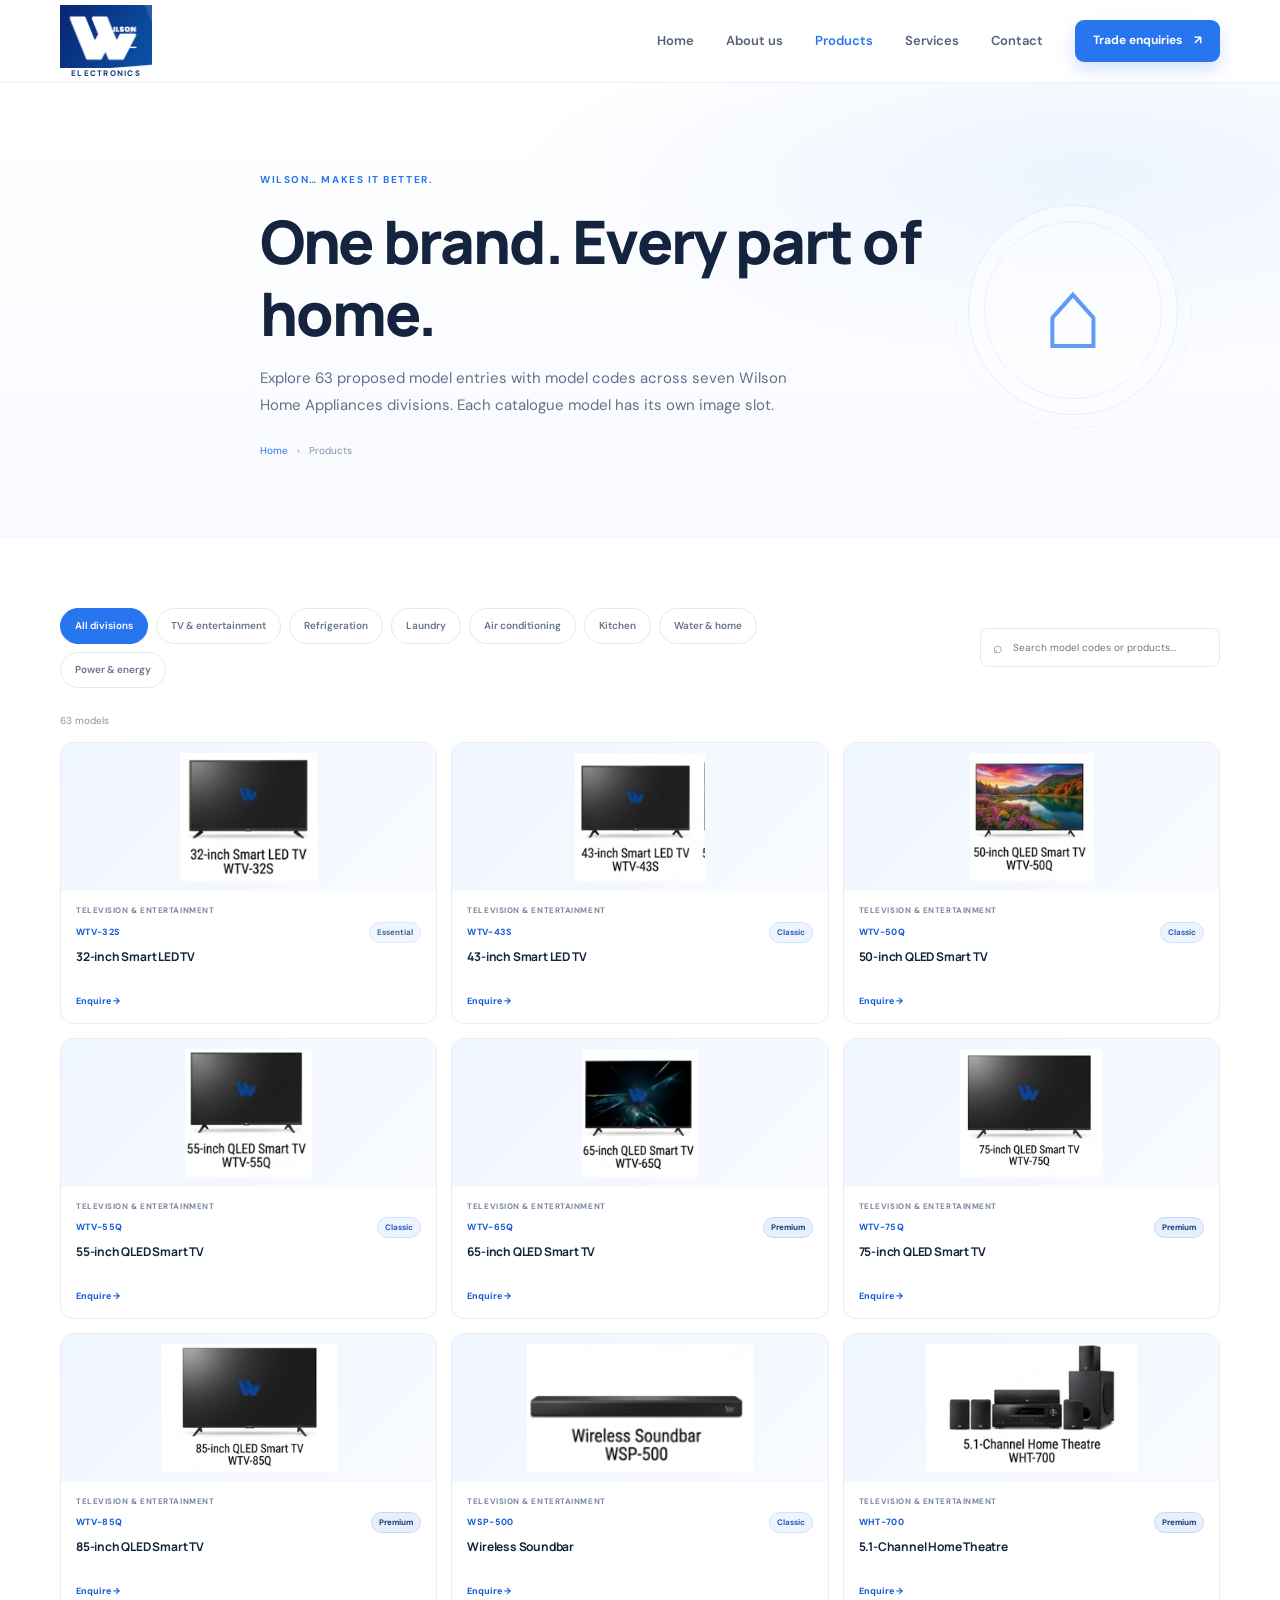
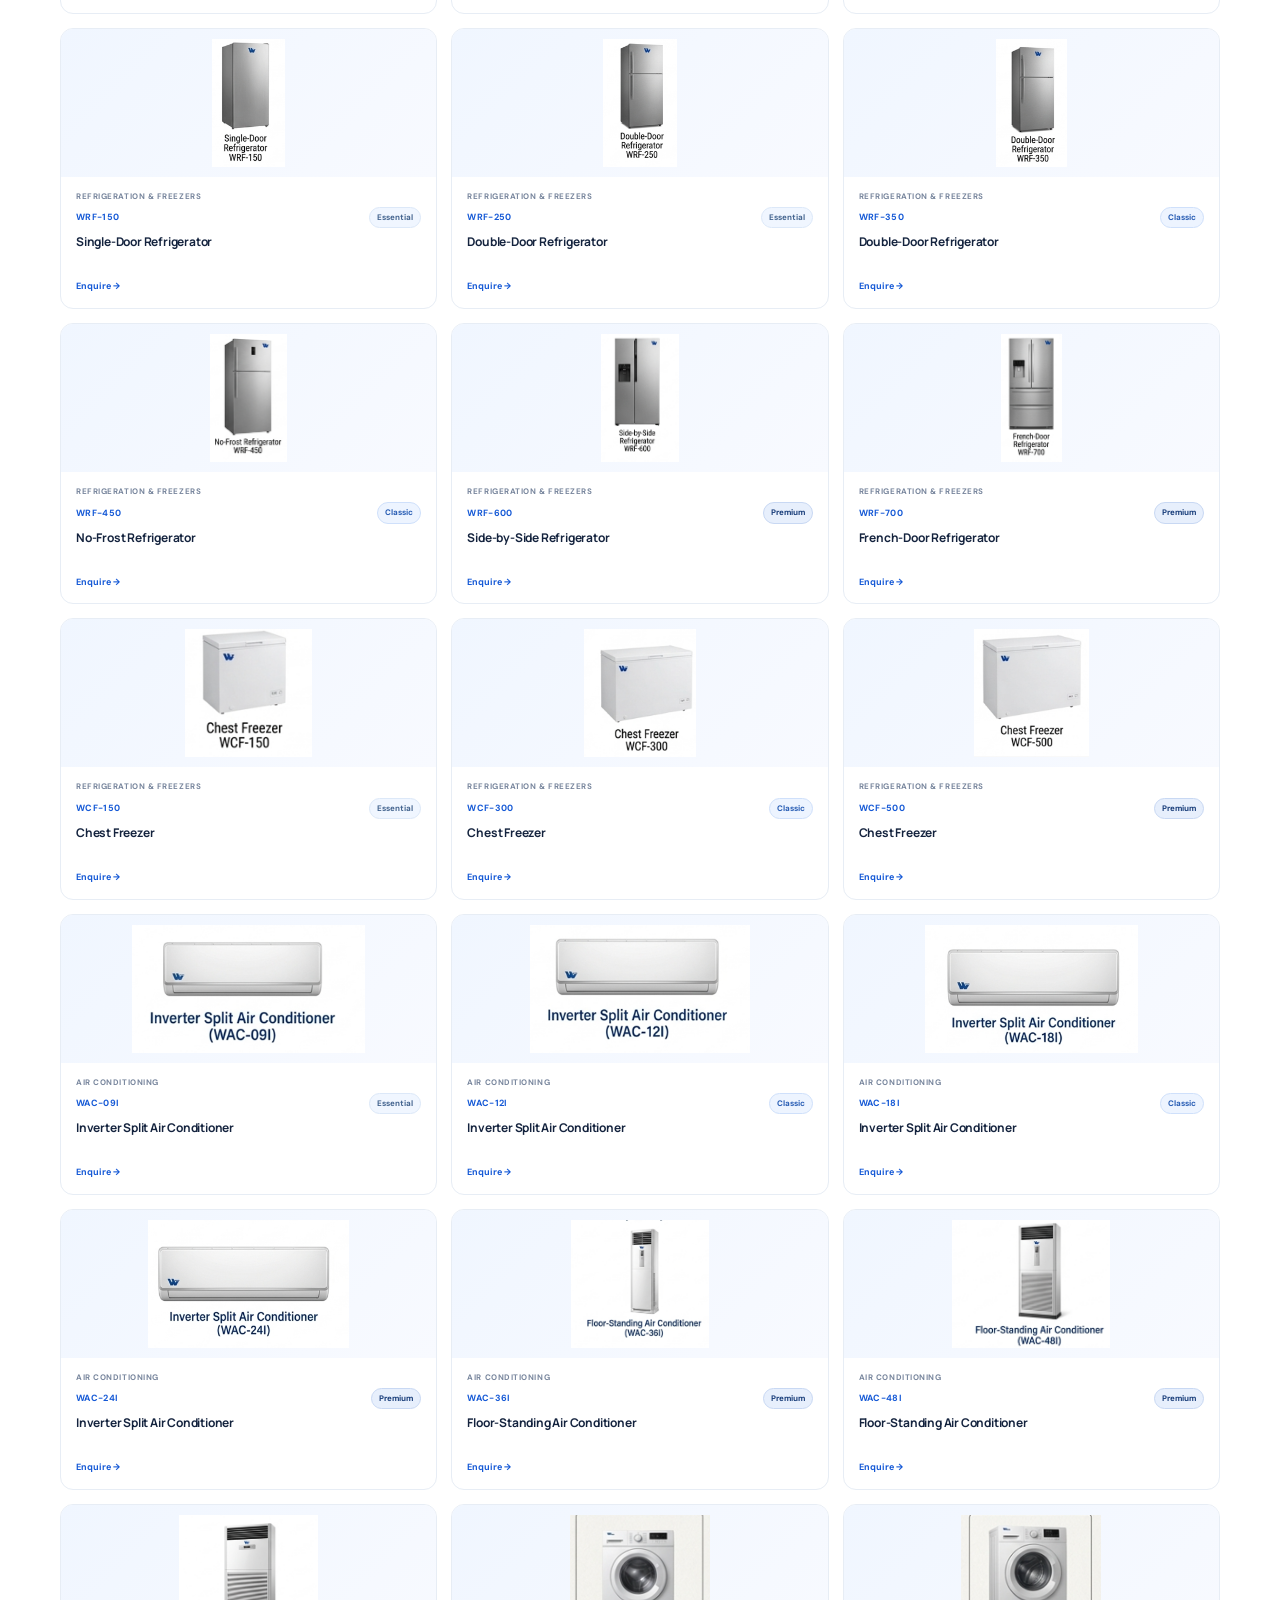
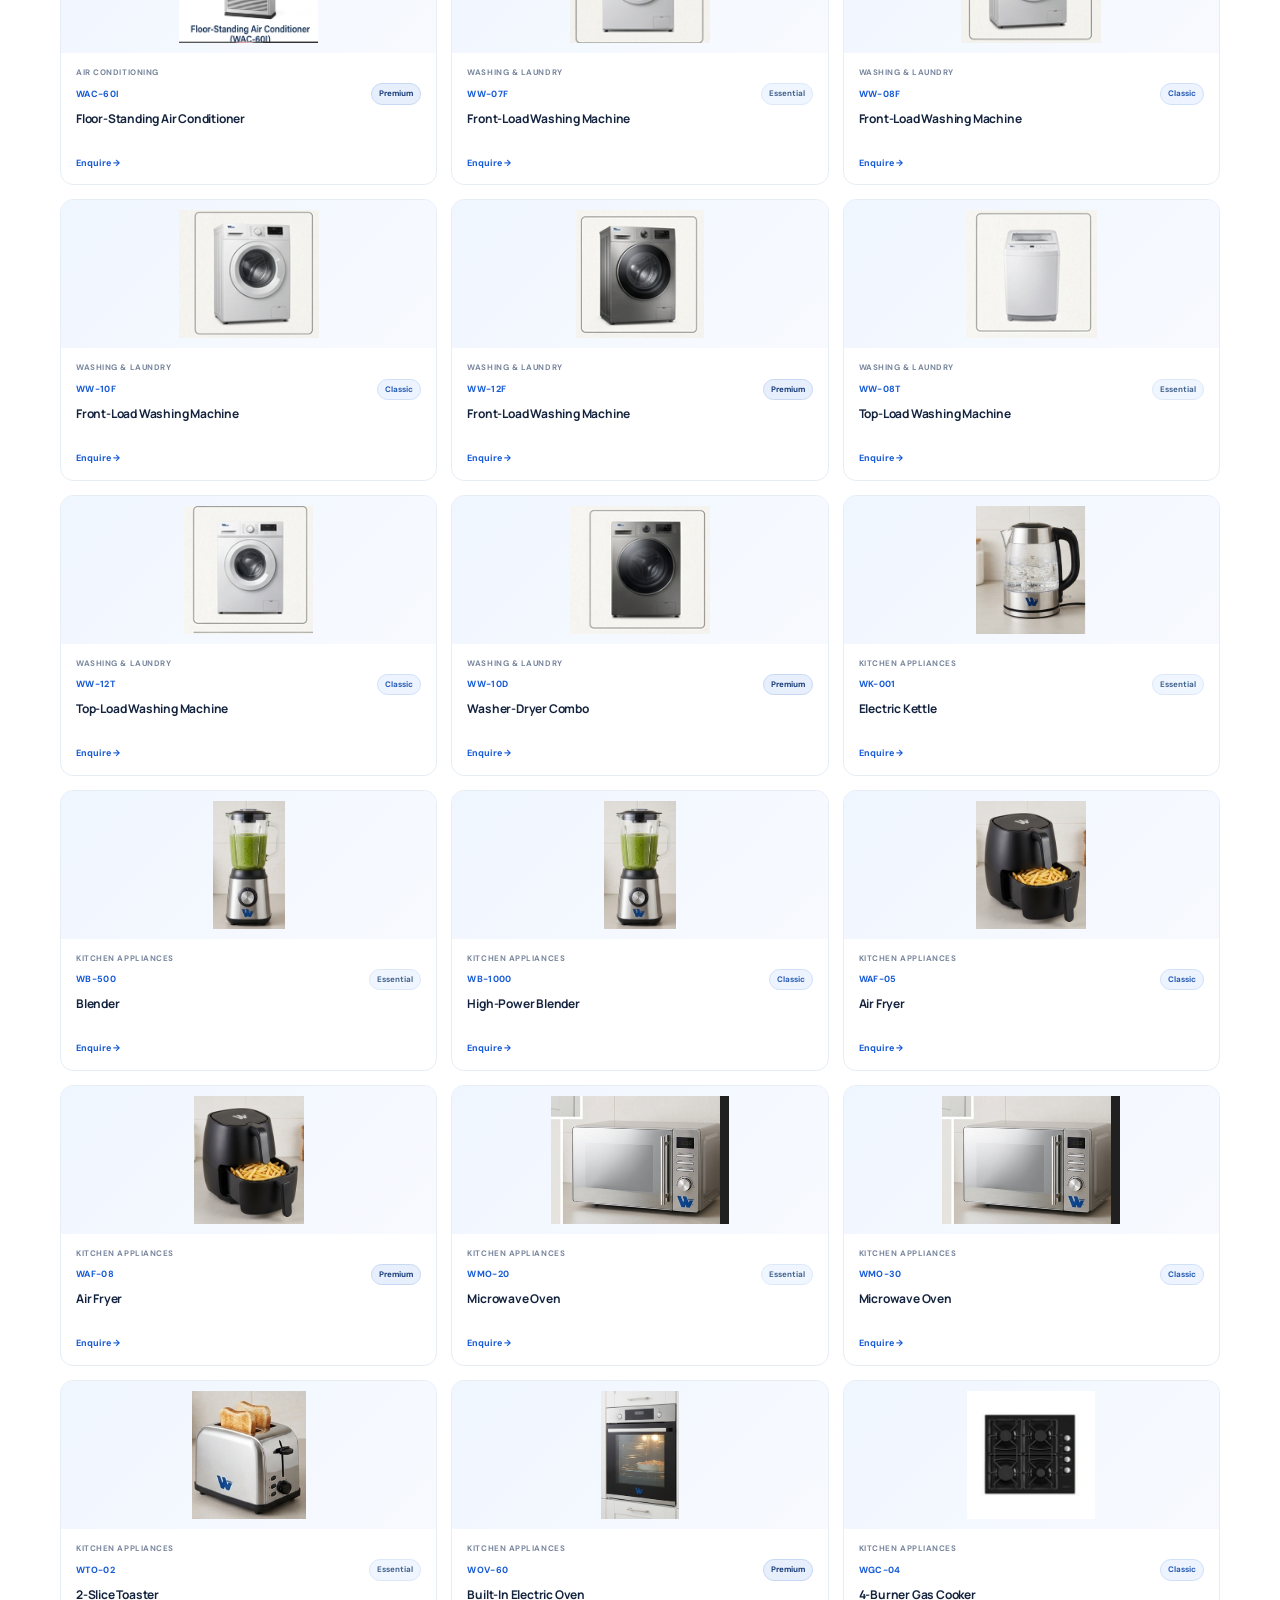
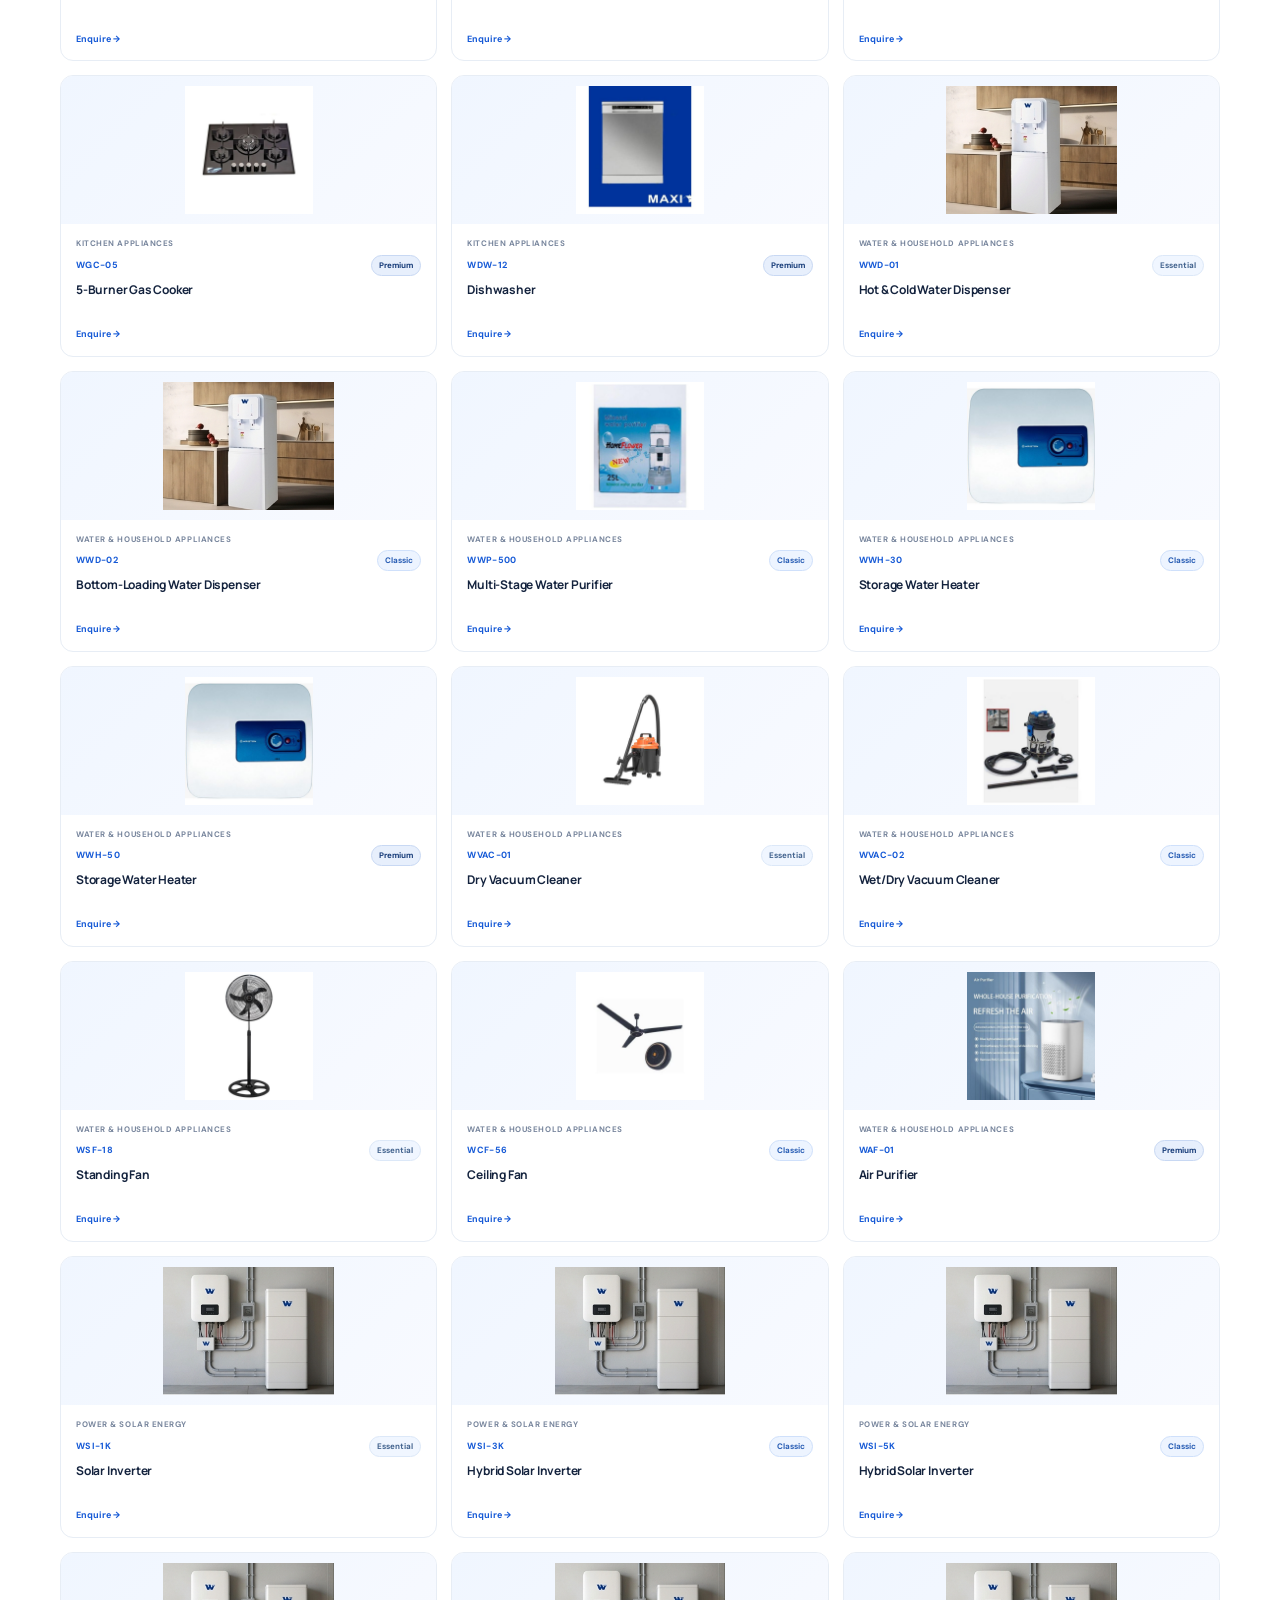
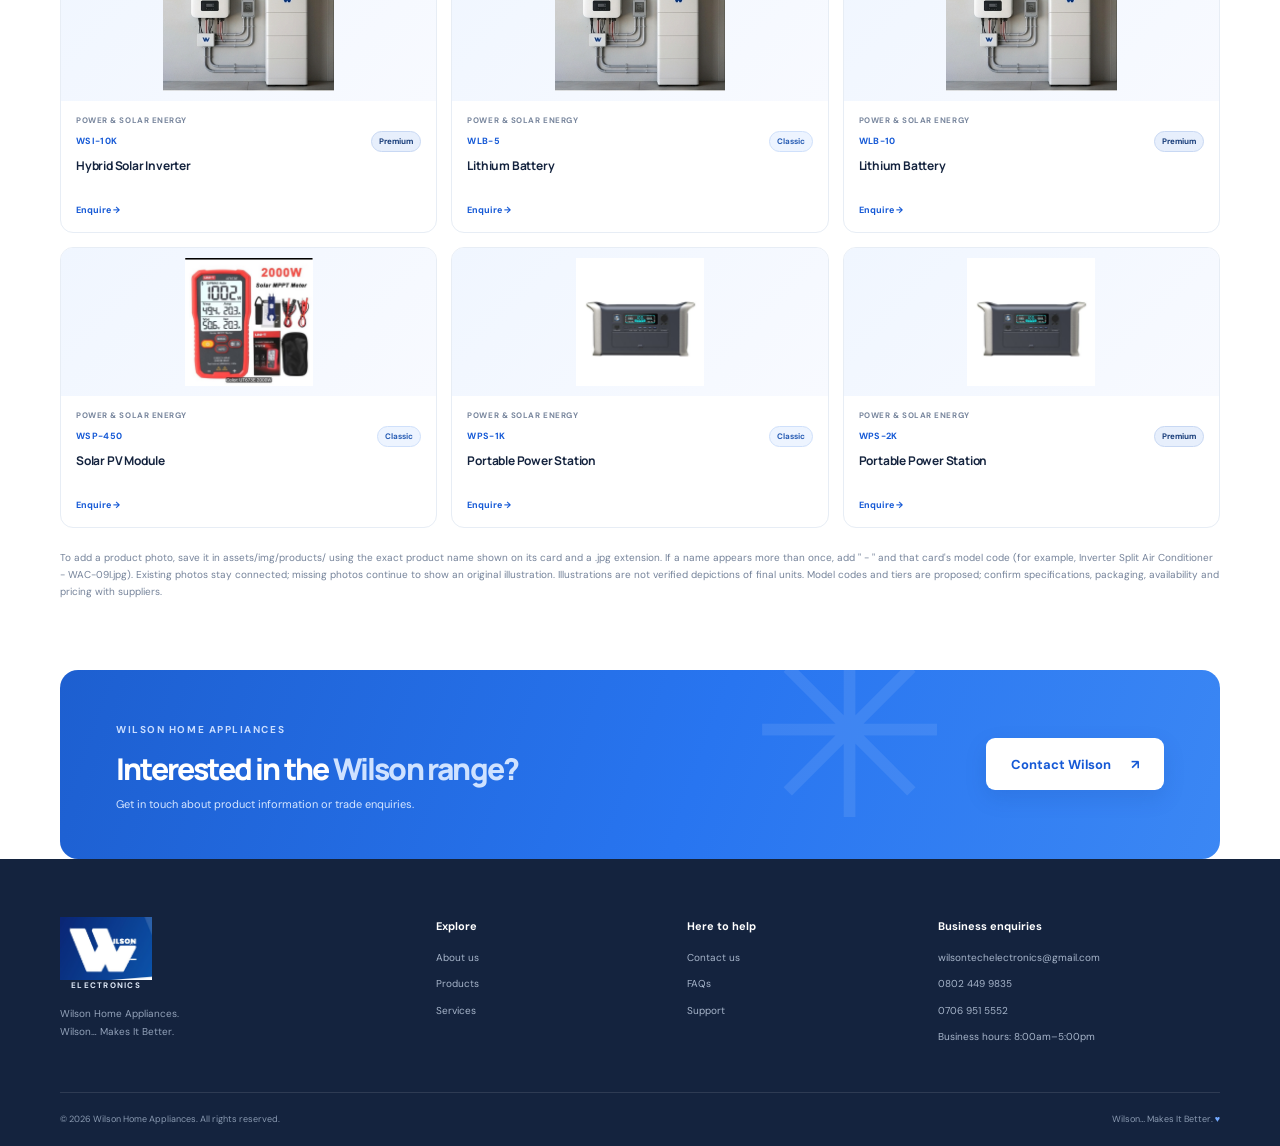
<file: pages/products.html>
<!doctype html>
<html lang="en">

<head>
  <meta charset="utf-8">
  <meta name="viewport" content="width=device-width, initial-scale=1">
  <meta name="theme-color" content="#ffffff">
  <meta name="description"
    content="Browse Wilson Electronic's proposed 63 home appliance model entries, from smart TVs and refrigerators to kitchen and solar products.">
  <meta name="robots" content="index, follow">
  <link rel="canonical" href="https://www.wilson-electronics.com/pages/products.html">
  <meta property="og:type" content="website">
  <meta property="og:locale" content="en_NG">
  <meta property="og:site_name" content="Wilson Electronic">
  <meta property="og:url" content="https://www.wilson-electronics.com/pages/products.html">
  <meta property="og:image" content="https://www.wilson-electronics.com/assets/img/home/appliance-hero.png">
  <meta property="og:title" content="Wilson Electronic Product Catalogue | 7 Divisions">
  <meta property="og:description"
    content="Explore 63 proposed model entries across Wilson's seven home appliance divisions.">
  <meta name="twitter:card" content="summary">
  <meta name="twitter:title" content="Wilson Electronic Product Catalogue">
  <meta name="twitter:description"
    content="Browse proposed Wilson TV, refrigeration, laundry, kitchen, home and power products.">
  <title>Wilson Electronic Product Catalogue | 7 Divisions</title>
  <link rel="icon" type="image/svg+xml" href="../assets/img/wilson-electronic-logo.png">
  <link rel="preconnect" href="https://fonts.googleapis.com">
  <link rel="preconnect" href="https://fonts.gstatic.com" crossorigin>
  <link
    href="https://fonts.googleapis.com/css2?family=DM+Sans:wght@400;500;600;700&family=Manrope:wght@400;500;600;700;800&display=swap"
    rel="stylesheet">
  <link rel="stylesheet" href="../assets/styles/main.css">
  <script src="../assets/scripts/product-catalog.js" defer></script>
  <script src="../assets/scripts/main.js" defer></script>
</head>

<body data-page="products">
  <a class="skip-link" href="#main">Skip to content</a>
  <header class="site-header">
    <div class="container header-inner">
      <a class="brand" href="../index.html" aria-label="Wilson Electronic home">
        <span class="brand-lockup"><img class="brand-logo" src="../assets/img/wilson-electronic-logo.png"
            alt="Wilson logo with its oversized W and ILSON lettering"><span
            class="brand-subtitle">Electronics</span></span>
      </a>
      <button class="menu-toggle" type="button" aria-expanded="false" aria-controls="primary-navigation"
        aria-label="Open menu">
        <span></span><span></span>
      </button>
      <nav class="primary-navigation" id="primary-navigation" aria-label="Main navigation">
        <a href="../index.html">Home</a>
        <a href="about.html">About us</a>
        <a href="products.html" aria-current="page">Products</a>
        <a href="services.html">Services</a>
        <a href="contact.html">Contact</a>
        <a class="button button-small button-blue nav-cta" href="contact.html">Trade enquiries <span
            aria-hidden="true">↗</span></a>
      </nav>
    </div>
  </header>

  <main id="main">
    <section class="page-hero">
      <div class="container page-hero-inner">
        <span class="eyebrow">Wilson… Makes It Better.</span>
        <h1>One brand. <span>Every part of home.</span></h1>
        <p>Explore 63 proposed model entries with model codes across seven Wilson Home Appliances divisions. Each
          catalogue model has its own image slot.</p>
        <div class="breadcrumb"><a href="../index.html">Home</a><span>›</span><span>Products</span></div>
      </div>
      <div class="page-hero-art" aria-hidden="true">⌂</div>
    </section>

    <section class="section container section-compact">
      <div class="catalog-toolbar">
        <div class="filter-list division-filters" role="group" aria-label="Filter products by division">
          <button class="filter-button" type="button" data-filter="all" aria-pressed="true">All divisions</button>
          <button class="filter-button" type="button" data-filter="television" aria-pressed="false">TV &amp;
            entertainment</button>
          <button class="filter-button" type="button" data-filter="refrigeration"
            aria-pressed="false">Refrigeration</button>
          <button class="filter-button" type="button" data-filter="laundry" aria-pressed="false">Laundry</button>
          <button class="filter-button" type="button" data-filter="air-conditioning" aria-pressed="false">Air
            conditioning</button>
          <button class="filter-button" type="button" data-filter="kitchen" aria-pressed="false">Kitchen</button>
          <button class="filter-button" type="button" data-filter="water-home" aria-pressed="false">Water &amp;
            home</button>
          <button class="filter-button" type="button" data-filter="power-energy" aria-pressed="false">Power &amp;
            energy</button>
        </div>
        <label class="search-field">
          <span aria-hidden="true">⌕</span>
          <span class="sr-only">Search model codes and products</span>
          <input type="search" data-product-search placeholder="Search model codes or products..." autocomplete="off">
        </label>
      </div>
      <p class="catalog-count" data-product-count aria-live="polite"></p>
      <div class="appliance-grid" data-product-grid aria-live="polite"></div>
      <p class="catalog-note">To add a product photo, save it in assets/img/products/ using the exact product name
        shown on its card and a .jpg extension. If a name appears more than once, add " - " and that card's model code
        (for example, Inverter Split Air Conditioner - WAC-09I.jpg). Existing photos stay connected; missing photos
        continue to show an original illustration. Illustrations are not verified depictions of final units. Model
        codes and tiers are proposed; confirm specifications, packaging, availability and pricing with suppliers.</p>
    </section>

    <section class="container cta-band small-cta">
      <div>
        <span class="eyebrow eyebrow-light">Wilson Home Appliances</span>
        <h2>Interested in the <span>Wilson range?</span></h2>
        <p>Get in touch about product information or trade enquiries.</p>
      </div>
      <a class="button button-white" href="contact.html">Contact Wilson <span aria-hidden="true">↗</span></a>
      <span class="cta-decoration" aria-hidden="true">✳</span>
    </section>
  </main>

  <footer class="site-footer">
    <div class="container footer-main">
      <div class="footer-brand">
        <a class="brand" href="../index.html" aria-label="Wilson Home Appliances home"><span class="brand-lockup"><img
              class="brand-logo" src="../assets/img/wilson-electronic-logo.png"
              alt="Wilson logo with its oversized W and ILSON lettering"><span class="brand-subtitle">Electronics</span></span></a>
        <p>Wilson Home Appliances.<br>Wilson… Makes It Better.</p>
      </div>
      <div class="footer-column"><strong>Explore</strong><a href="about.html">About us</a><a
          href="products.html">Products</a><a href="services.html">Services</a></div>
      <div class="footer-column"><strong>Here to help</strong><a href="contact.html">Contact us</a><a
          href="contact.html#faq">FAQs</a><a href="services.html">Support</a></div>
      <div class="footer-contact"><strong>Business enquiries</strong><a
          href="mailto:wilsontechelectronics@gmail.com">wilsontechelectronics@gmail.com</a><a
          href="tel:+2348024499835">0802 449 9835</a><a href="tel:+2347069515552">0706 951 5552</a><span>Business hours:
          8:00am–5:00pm</span></div>
    </div>
    <div class="container footer-bottom"><span>© <span data-year></span> Wilson Home Appliances. All rights
        reserved.</span><span>Wilson… Makes It Better. <span class="footer-heart">♥</span></span></div>
  </footer>
</body>

</html>
</file>
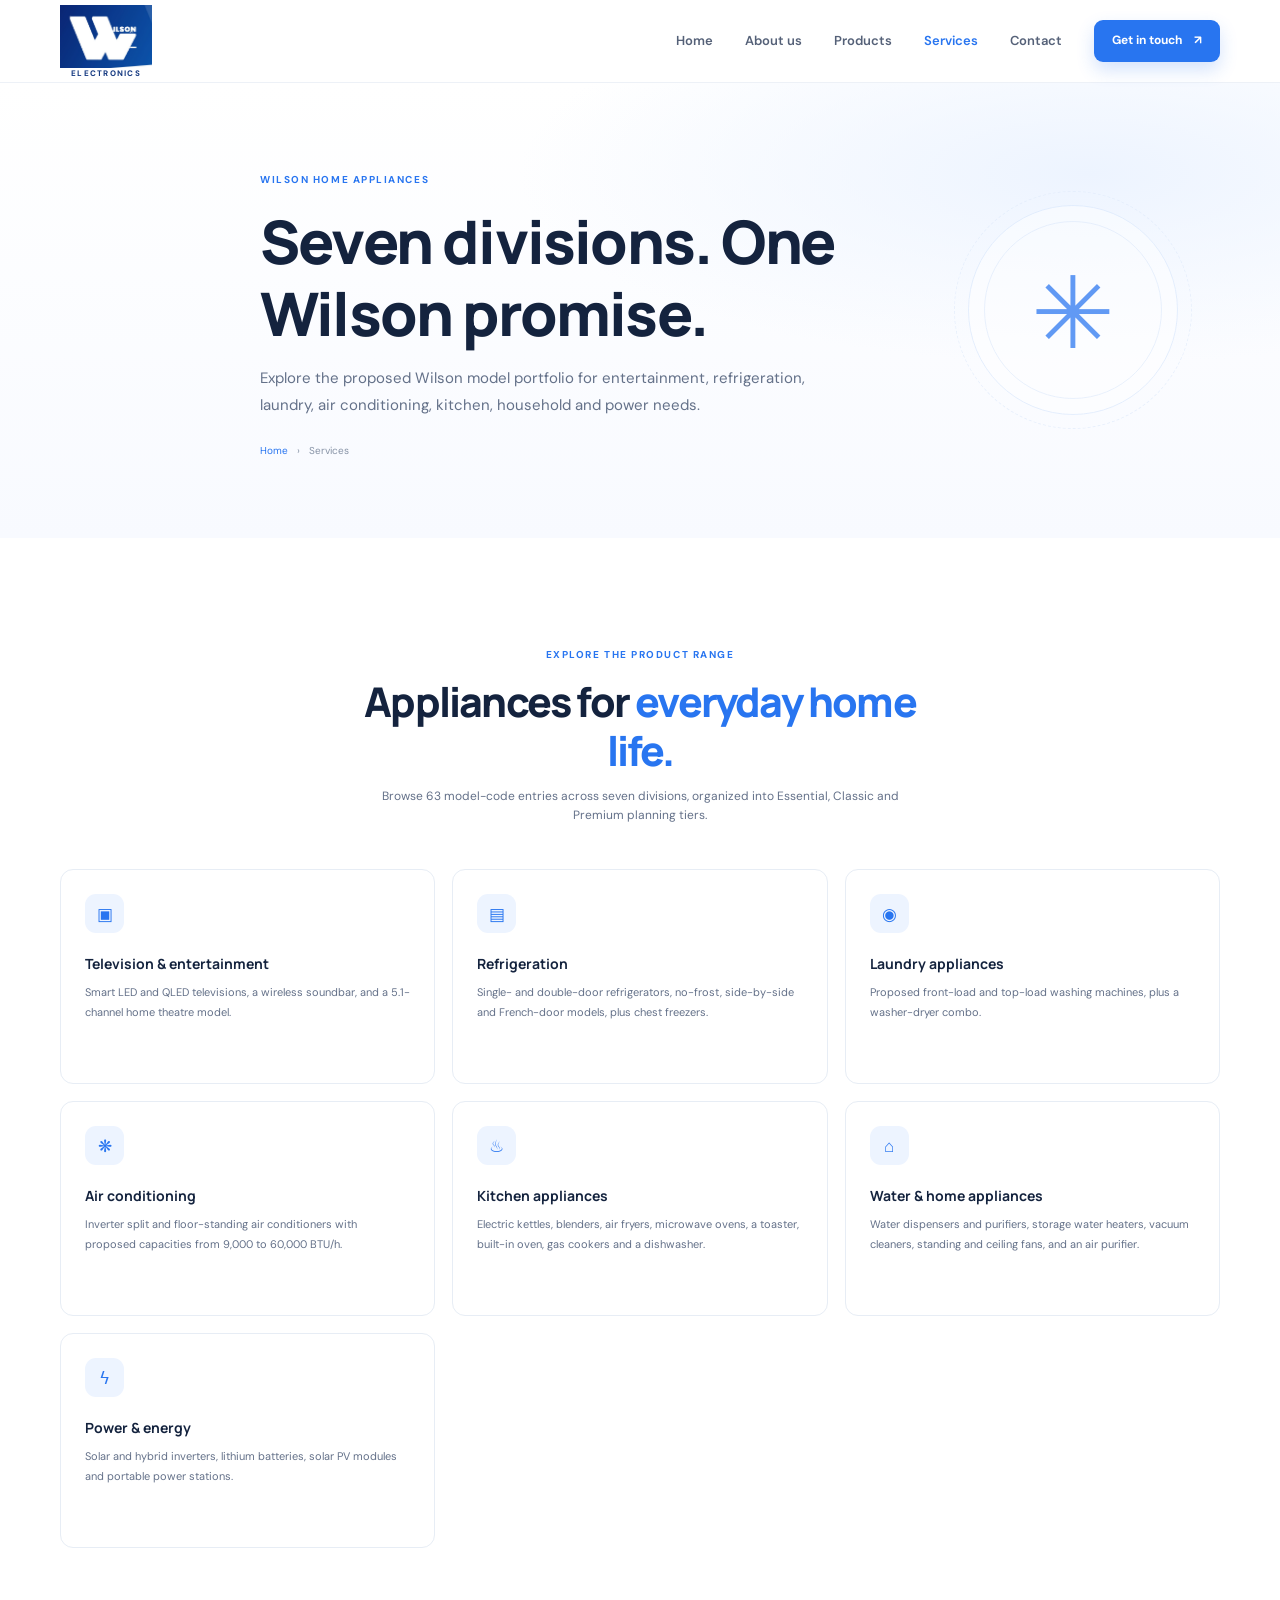
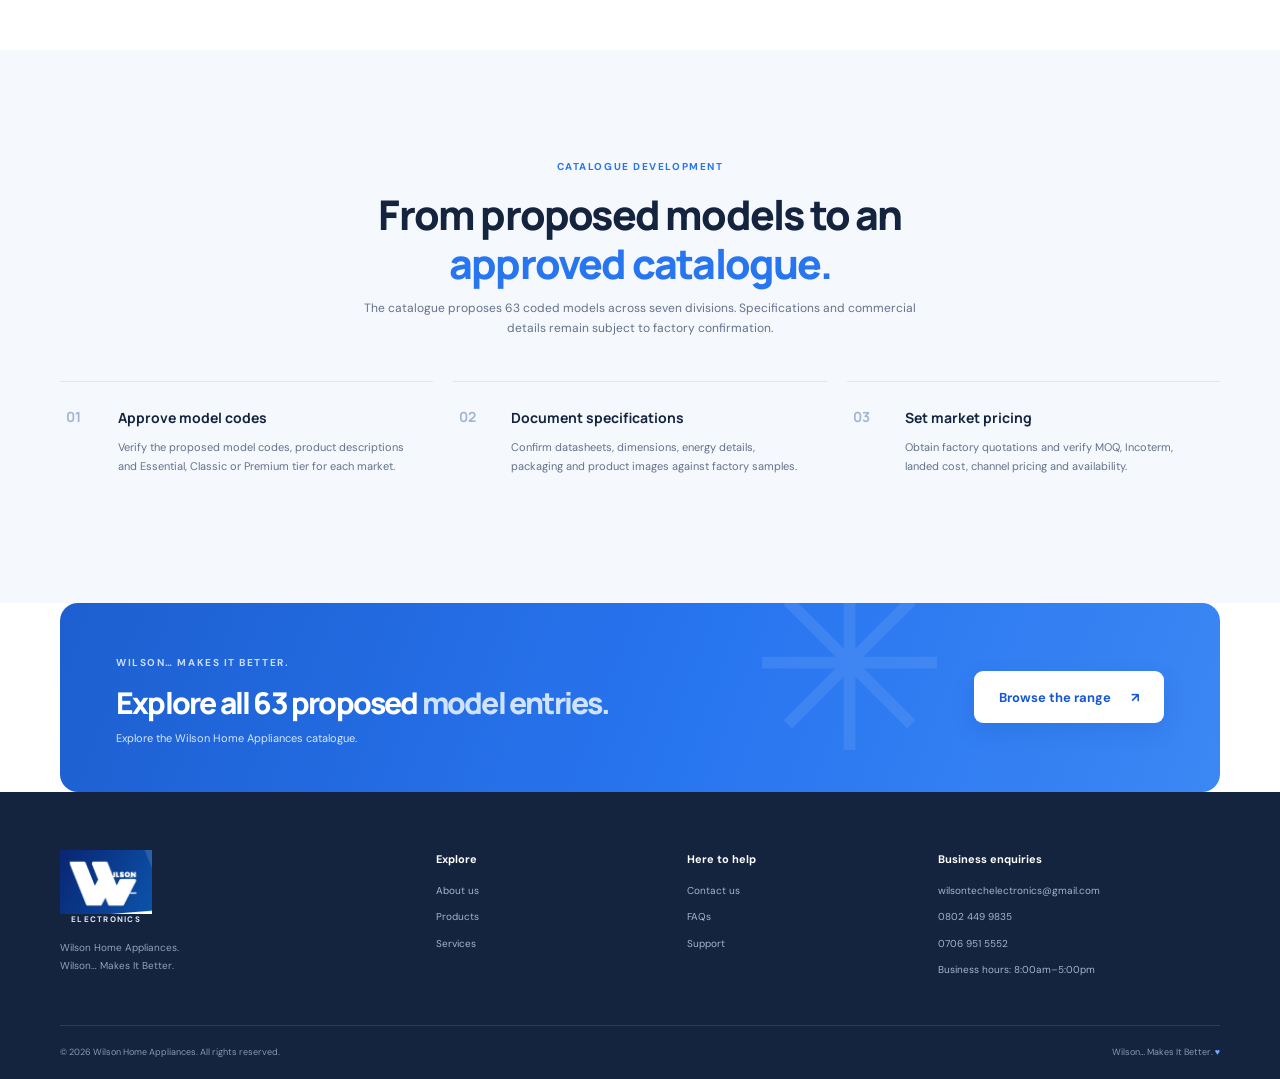
<file: pages/services.html>
<!doctype html>
<html lang="en">

<head>
  <meta charset="utf-8">
  <meta name="viewport" content="width=device-width, initial-scale=1">
  <meta name="theme-color" content="#ffffff">
  <meta name="description"
    content="Explore Wilson Electronic appliance divisions and catalogue support, with product information and trade enquiries for Nigeria.">
  <meta name="robots" content="index, follow">
  <link rel="canonical" href="https://www.wilson-electronics.com/pages/services.html">
  <meta property="og:type" content="website">
  <meta property="og:locale" content="en_NG">
  <meta property="og:site_name" content="Wilson Electronic">
  <meta property="og:url" content="https://www.wilson-electronics.com/pages/services.html">
  <meta property="og:image" content="https://www.wilson-electronics.com/assets/img/home/appliance-hero.png">
  <meta property="og:title" content="Wilson Electronic | Product and Trade Enquiries">
  <meta property="og:description"
    content="Explore Wilson's appliance divisions and learn about product catalogue and trade enquiries.">
  <meta name="twitter:card" content="summary">
  <meta name="twitter:title" content="Wilson Electronic | Product and Trade Enquiries">
  <meta name="twitter:description"
    content="Find Wilson product information and enquire about trade and distribution opportunities.">
  <title>Wilson Electronic | Product and Trade Enquiries</title>
  <link rel="icon" type="image/svg+xml" href="../assets/img/wilson-electronic-logo.png">
  <link rel="preconnect" href="https://fonts.googleapis.com">
  <link rel="preconnect" href="https://fonts.gstatic.com" crossorigin>
  <link
    href="https://fonts.googleapis.com/css2?family=DM+Sans:wght@400;500;600;700&family=Manrope:wght@400;500;600;700;800&display=swap"
    rel="stylesheet">
  <link rel="stylesheet" href="../assets/styles/main.css">
  <script src="../assets/scripts/main.js" defer></script>
</head>

<body data-page="services">
  <a class="skip-link" href="#main">Skip to content</a>
  <header class="site-header">
    <div class="container header-inner">
      <a class="brand" href="../index.html" aria-label="Wilson Electronic home"><span class="brand-lockup"><img
            class="brand-logo" src="../assets/img/wilson-electronic-logo.png"
            alt="Wilson logo with its oversized W and ILSON lettering"><span
            class="brand-subtitle">Electronics</span></span></a>
      <button class="menu-toggle" type="button" aria-expanded="false" aria-controls="primary-navigation"
        aria-label="Open menu"><span></span><span></span></button>
      <nav class="primary-navigation" id="primary-navigation" aria-label="Main navigation">
        <a href="../index.html">Home</a><a href="about.html">About us</a><a href="products.html">Products</a><a
          href="services.html" aria-current="page">Services</a><a href="contact.html">Contact</a><a
          class="button button-small button-blue nav-cta" href="contact.html">Get in touch <span
            aria-hidden="true">↗</span></a>
      </nav>
    </div>
  </header>
  <main id="main">
    <section class="page-hero">
      <div class="container page-hero-inner"><span class="eyebrow">Wilson Home Appliances</span>
        <h1>Seven divisions. <span>One Wilson promise.</span></h1>
        <p>Explore the proposed Wilson model portfolio for entertainment, refrigeration, laundry, air conditioning,
          kitchen, household and power needs.</p>
        <div class="breadcrumb"><a href="../index.html">Home</a><span>›</span><span>Services</span></div>
      </div>
      <div class="page-hero-art" aria-hidden="true">✳</div>
    </section>
    <section class="section container">
      <div class="center-heading"><span class="eyebrow">Explore the product range</span>
        <h2>Appliances for <span>everyday home life.</span></h2>
        <p>Browse 63 model-code entries across seven divisions, organized into Essential, Classic and Premium planning
          tiers.</p>
      </div>
      <div class="service-grid">
        <article class="service-card"><span aria-hidden="true">▣</span>
          <h3>Television &amp; entertainment</h3>
          <p>Smart LED and QLED televisions, a wireless soundbar, and a 5.1-channel home theatre model.</p>
        </article>
        <article class="service-card"><span aria-hidden="true">▤</span>
          <h3>Refrigeration</h3>
          <p>Single- and double-door refrigerators, no-frost, side-by-side and French-door models, plus chest freezers.
          </p>
        </article>
        <article class="service-card"><span aria-hidden="true">◉</span>
          <h3>Laundry appliances</h3>
          <p>Proposed front-load and top-load washing machines, plus a washer-dryer combo.</p>
        </article>
        <article class="service-card"><span aria-hidden="true">❋</span>
          <h3>Air conditioning</h3>
          <p>Inverter split and floor-standing air conditioners with proposed capacities from 9,000 to 60,000 BTU/h.</p>
        </article>
        <article class="service-card"><span aria-hidden="true">♨</span>
          <h3>Kitchen appliances</h3>
          <p>Electric kettles, blenders, air fryers, microwave ovens, a toaster, built-in oven, gas cookers and a
            dishwasher.</p>
        </article>
        <article class="service-card"><span aria-hidden="true">⌂</span>
          <h3>Water &amp; home appliances</h3>
          <p>Water dispensers and purifiers, storage water heaters, vacuum cleaners, standing and ceiling fans, and an
            air purifier.</p>
        </article>
        <article class="service-card"><span aria-hidden="true">ϟ</span>
          <h3>Power &amp; energy</h3>
          <p>Solar and hybrid inverters, lithium batteries, solar PV modules and portable power stations.</p>
        </article>
      </div>
    </section>
    <!-- <section class="section container service-image-section">
      <figure class="service-image image-frame">
        <img class="image-slot" data-image-slot src="../assets/img/services/oem-odm-distribution.jpg"
          alt="Wilson Home Appliances product and distribution operations" loading="lazy">
        <div class="image-fallback">
          <span class="image-fallback-icon" aria-hidden="true">↗</span>
          <strong>Services and partnerships image</strong>
          <small>Add oem-odm-distribution.jpg to assets/img/services/</small>
        </div>
        <figcaption class="image-caption">Future manufacturing, operations and distribution</figcaption>
      </figure>
    </section> -->
    <section class="section section-soft">
      <div class="container">
        <div class="center-heading"><span class="eyebrow">Catalogue development</span>
          <h2>From proposed models to an <span>approved catalogue.</span></h2>
          <p>The catalogue proposes 63 coded models across seven divisions. Specifications and commercial details
            remain subject to factory confirmation.</p>
        </div>
        <div class="process-list">
          <article class="process-step">
            <h3>Approve model codes</h3>
            <p>Verify the proposed model codes, product descriptions and Essential, Classic or Premium tier for each
              market.</p>
          </article>
          <article class="process-step">
            <h3>Document specifications</h3>
            <p>Confirm datasheets, dimensions, energy details, packaging and product images against factory samples.</p>
          </article>
          <article class="process-step">
            <h3>Set market pricing</h3>
            <p>Obtain factory quotations and verify MOQ, Incoterm, landed cost, channel pricing and availability.</p>
          </article>
        </div>
      </div>
    </section>
    <section class="container cta-band small-cta">
      <div><span class="eyebrow eyebrow-light">Wilson… Makes It Better.</span>
        <h2>Explore all 63 proposed <span>model entries.</span></h2>
        <p>Explore the Wilson Home Appliances catalogue.</p>
      </div><a class="button button-white" href="products.html">Browse the range <span
          aria-hidden="true">↗</span></a><span class="cta-decoration" aria-hidden="true">✳</span>
    </section>
  </main>
  <footer class="site-footer">
    <div class="container footer-main">
      <div class="footer-brand"><a class="brand" href="../index.html" aria-label="Wilson Home Appliances home"><span
            class="brand-lockup"><img class="brand-logo" src="../assets/img/wilson-electronic-logo.png"
              alt="Wilson logo with its oversized W and ILSON lettering"><span class="brand-subtitle">Electronics</span></span></a>
        <p>Wilson Home Appliances.<br>Wilson… Makes It Better.</p>
      </div>
      <div class="footer-column"><strong>Explore</strong><a href="about.html">About us</a><a
          href="products.html">Products</a><a href="services.html">Services</a></div>
      <div class="footer-column"><strong>Here to help</strong><a href="contact.html">Contact us</a><a
          href="contact.html#faq">FAQs</a><a href="services.html">Support</a></div>
      <div class="footer-contact"><strong>Business enquiries</strong><a
          href="mailto:wilsontechelectronics@gmail.com">wilsontechelectronics@gmail.com</a><a
          href="tel:+2348024499835">0802 449 9835</a><a href="tel:+2347069515552">0706 951 5552</a><span>Business hours:
          8:00am–5:00pm</span></div>
    </div>
    <div class="container footer-bottom"><span>© <span data-year></span> Wilson Home Appliances. All rights
        reserved.</span><span>Wilson… Makes It Better. <span class="footer-heart">♥</span></span></div>
  </footer>
</body>

</html>
</file>
<file: assets/styles/main.css>
:root {
  color-scheme: light;
  --blue: #2875f0;
  --blue-dark: #1559d6;
  --navy: #14233e;
  --ink: #18243a;
  --muted: #647189;
  --line: #e8edf5;
  --soft: #f5f8fd;
  --white: #fff;
  --green: #27b590;
  --font-body: "DM Sans", sans-serif;
  --font-display: "Manrope", sans-serif;
  --shadow-card: 0 14px 40px rgb(22 46 86 / 7%);
}

* {
  box-sizing: border-box;
}

html {
  scroll-behavior: smooth;
}

html {
  scrollbar-color: var(--blue) #eaf1fc;
  scrollbar-width: thin;
}

::-webkit-scrollbar {
  width: 7px;
  height: 7px;
}

::-webkit-scrollbar-track {
  border-radius: 8px;
  background: #eaf1fc;
}

::-webkit-scrollbar-thumb {
  border: 1px solid #eaf1fc;
  border-radius: 8px;
  background: var(--blue);
}

::-webkit-scrollbar-thumb:hover {
  background: var(--blue-dark);
}

body {
  margin: 0;
  color: var(--ink);
  background: var(--white);
  font: 16px/1.65 var(--font-body);
  -webkit-font-smoothing: antialiased;
}

img,
svg {
  display: block;
  max-width: 100%;
}

a {
  color: inherit;
  text-decoration: none;
}

button,
input,
textarea,
select {
  font: inherit;
}

button,
a {
  -webkit-tap-highlight-color: transparent;
}

button:focus-visible,
a:focus-visible,
input:focus-visible,
textarea:focus-visible {
  outline: 3px solid #8db9ff;
  outline-offset: 3px;
}

.container {
  width: min(1160px, calc(100% - 48px));
  margin-inline: auto;
}

.skip-link {
  position: absolute;
  z-index: 20;
  top: 10px;
  left: 10px;
  padding: 10px 16px;
  color: var(--white);
  background: var(--navy);
  border-radius: 8px;
  transform: translateY(-160%);
}

.skip-link:focus {
  transform: translateY(0);
}

.sr-only {
  position: absolute;
  width: 1px;
  height: 1px;
  overflow: hidden;
  clip: rect(0, 0, 0, 0);
  white-space: nowrap;
  clip-path: inset(50%);
}

.site-header {
  position: sticky;
  z-index: 10;
  top: 0;
  border-bottom: 1px solid rgb(232 237 245 / 78%);
  background: rgb(255 255 255 / 94%);
  backdrop-filter: blur(14px);
}

.header-inner {
  min-height: 82px;
  display: flex;
  align-items: center;
  justify-content: space-between;
  gap: 30px;
}

.brand {
  display: inline-flex;
  align-items: center;
  gap: 10px;
  flex: 0 0 auto;
}

.brand-lockup {
  display: flex;
  flex-direction: column;
  align-items: center;
  gap: 1px;
}

.brand-logo {
  display: block;
  width: 92px;
  height: auto;
}

.brand-subtitle {
  color: #173b82;
  font-size: 8px;
  font-weight: 800;
  letter-spacing: 1.25px;
  line-height: 1;
  text-transform: uppercase;
}

.primary-navigation {
  display: flex;
  align-items: center;
  gap: 32px;
}

.primary-navigation>a:not(.button) {
  color: #556178;
  font-size: 13px;
  font-weight: 600;
  transition: color .2s ease;
}

.primary-navigation>a:not(.button):hover,
.primary-navigation>a[aria-current="page"] {
  color: var(--blue);
}

.button {
  min-height: 52px;
  display: inline-flex;
  align-items: center;
  justify-content: center;
  gap: 20px;
  padding: 0 24px;
  border: 1px solid transparent;
  border-radius: 9px;
  font-size: 13px;
  font-weight: 700;
  transition: transform .2s ease, box-shadow .2s ease, background .2s ease;
}

.button:hover {
  transform: translateY(-2px);
}

.button-blue {
  color: white;
  background: var(--blue);
  box-shadow: 0 8px 18px rgb(40 117 240 / 20%);
}

.button-blue:hover {
  background: var(--blue-dark);
  box-shadow: 0 10px 24px rgb(40 117 240 / 27%);
}

.button-small {
  min-height: 42px;
  gap: 12px;
  padding: 0 17px;
  font-size: 12px;
}

.button-outline {
  border-color: #dbe4f1;
  color: var(--navy);
  background: white;
}

.button-outline:hover {
  border-color: var(--blue);
  color: var(--blue);
}

.button-white {
  color: var(--blue-dark);
  background: white;
  box-shadow: 0 8px 22px rgb(12 53 131 / 13%);
}

.menu-toggle {
  display: none;
}

.hero {
  min-height: 602px;
  display: grid;
  grid-template-columns: 1fr 1.03fr;
  align-items: center;
  gap: 38px;
  padding-top: 42px;
  padding-bottom: 58px;
}

.hero-copy {
  position: relative;
  z-index: 1;
  padding: 22px 0 0 2px;
}

.eyebrow {
  display: inline-flex;
  align-items: center;
  gap: 9px;
  color: var(--blue);
  font-size: 10px;
  font-weight: 700;
  letter-spacing: 1.55px;
  line-height: 1.4;
  text-transform: uppercase;
}

.eyebrow-dot {
  width: 7px;
  height: 7px;
  border-radius: 50%;
  background: var(--green);
  box-shadow: 0 0 0 4px #e2f8f2;
}

h1,
h2,
h3,
p,
blockquote {
  margin-top: 0;
}

h1,
h2,
h3 {
  font-family: var(--font-display);
}

.hero h1 {
  margin: 21px 0 18px;
  color: var(--navy);
  font-size: clamp(43px, 5vw, 65px);
  font-weight: 800;
  letter-spacing: -3.4px;
  line-height: 1.1;
}

.hero h1 span,
h2 span {
  color: var(--blue);
}

.hero-description {
  max-width: 460px;
  margin-bottom: 28px;
  color: var(--muted);
  font-size: 15px;
  line-height: 1.8;
}

.hero-actions {
  display: flex;
  align-items: center;
  gap: 25px;
}

.text-link {
  display: inline-flex;
  align-items: center;
  gap: 12px;
  color: var(--navy);
  font-size: 12px;
  font-weight: 700;
  transition: color .2s ease, gap .2s ease;
}

.text-link:hover {
  gap: 16px;
  color: var(--blue);
}

.hero-proof {
  display: flex;
  align-items: center;
  gap: 13px;
  margin-top: 45px;
}

.proof-avatars {
  display: flex;
  padding-left: 4px;
}

.proof-avatars span {
  width: 29px;
  height: 29px;
  display: grid;
  place-items: center;
  margin-left: -4px;
  border: 2px solid white;
  border-radius: 50%;
  color: #315174;
  background: #e1efff;
  font-size: 9px;
  font-weight: 700;
}

.proof-avatars span:nth-child(2) {
  color: #775245;
  background: #f9e3cf;
}

.proof-avatars span:nth-child(3) {
  color: #356c58;
  background: #d7f0e2;
}

.proof-avatars span:nth-child(4) {
  color: white;
  background: var(--blue);
}

.hero-proof p {
  margin: 0;
  color: #78849a;
  font-size: 10px;
  line-height: 1.55;
}

.hero-proof strong {
  color: var(--navy);
  font-size: 11px;
}

.hero-visual {
  position: relative;
  min-height: 470px;
  overflow: hidden;
  border: 1px solid #e7eef9;
  border-radius: 26px;
  background: radial-gradient(ellipse at 48% 58%, #e6f0ff 0, #f1f6ff 32%, #f8faff 70%);
}

.hero-visual::before {
  position: absolute;
  inset: 20px;
  border: 1px solid rgb(127 165 225 / 14%);
  border-radius: 20px;
  content: "";
}

.image-frame {
  position: relative;
  display: grid;
  min-width: 0;
  overflow: hidden;
  border-radius: inherit;
  background: linear-gradient(145deg, #edf4ff, #f8faff);
}

.image-slot {
  position: absolute;
  z-index: 1;
  inset: 0;
  width: 100%;
  height: 100%;
  object-fit: cover;
  opacity: 0;
  transition: opacity .25s ease;
}

.image-frame.has-image .image-slot,
.appliance-card-icon.has-image .image-slot,
.category-image.has-image .image-slot {
  opacity: 1;
}

.image-fallback {
  position: absolute;
  z-index: 0;
  inset: 0;
  display: grid;
  align-content: center;
  justify-items: center;
  gap: 8px;
  padding: 22px;
  color: var(--navy);
  text-align: center;
  background: radial-gradient(circle at 50% 40%, #fff 0, #f3f7fe 65%, #eaf2fe 100%);
}

.image-fallback-icon {
  width: 48px;
  height: 48px;
  display: grid;
  place-items: center;
  border: 1px solid #dfeafa;
  border-radius: 15px;
  color: var(--blue);
  background: white;
  font: 600 23px/1 var(--font-display);
}

.image-fallback strong {
  font: 700 13px/1.4 var(--font-display);
}

.image-fallback small {
  color: #78869d;
  font-size: 9px;
  line-height: 1.5;
}

.image-frame.has-image .image-fallback {
  display: none;
}

.image-caption {
  position: absolute;
  z-index: 2;
  right: 12px;
  bottom: 12px;
  max-width: calc(100% - 24px);
  padding: 7px 10px;
  border: 1px solid rgb(255 255 255 / 55%);
  border-radius: 7px;
  color: white;
  background: rgb(20 35 62 / 70%);
  font-size: 9px;
  line-height: 1.4;
  backdrop-filter: blur(7px);
}

.home-hero-image {
  position: absolute;
  inset: 20px;
  margin: 0;
  border-radius: 20px;
}

.home-hero-image .image-fallback {
  padding: 20px;
}

.appliance-hero-visual .image-caption {
  right: 12px;
  bottom: 12px;
}

.ceo-image {
  min-height: 325px;
  margin: 0;
  padding: 0;
  border-radius: 16px;
}

.ceo-image .image-fallback {
  min-height: 325px;
}

.service-image-section {
  padding-top: 0;
}

.service-image {
  min-height: 320px;
  margin: 0;
  border-radius: 17px;
}

.service-image .image-fallback {
  min-height: 320px;
}

.visual-orbit {
  position: absolute;
  top: 50%;
  left: 50%;
  border: 1px solid rgb(72 125 218 / 13%);
  border-radius: 50%;
  transform: translate(-50%, -50%);
}

.orbit-one {
  width: 340px;
  height: 340px;
}

.orbit-two {
  width: 465px;
  height: 465px;
}

.visual-label {
  position: absolute;
  z-index: 3;
  top: 35px;
  left: 35px;
  display: inline-flex;
  align-items: center;
  gap: 8px;
  padding: 9px 13px;
  border: 1px solid #e4ebf6;
  border-radius: 30px;
  color: #627087;
  background: rgb(255 255 255 / 85%);
  font-size: 9px;
  font-weight: 600;
  box-shadow: 0 6px 15px rgb(37 72 126 / 5%);
}

.status-dot {
  width: 6px;
  height: 6px;
  border-radius: 50%;
  background: var(--green);
}

.device-card {
  position: absolute;
  z-index: 2;
  filter: drop-shadow(0 20px 20px rgb(35 70 123 / 17%));
}

.device-laptop {
  top: 113px;
  left: 50%;
  width: 260px;
  transform: translateX(-51%) rotate(-7deg);
}

.laptop-screen {
  position: relative;
  width: 230px;
  height: 158px;
  margin: auto;
  overflow: hidden;
  border: 8px solid #182a47;
  border-radius: 12px 12px 5px 5px;
  background: linear-gradient(135deg, #2875f0 0%, #6098f7 45%, #a9d8ff 100%);
  box-shadow: inset 0 0 0 1px rgb(255 255 255 / 44%);
}

.screen-glow {
  position: absolute;
  right: -40px;
  bottom: -106px;
  width: 220px;
  height: 185px;
  border: 1px solid rgb(255 255 255 / 25%);
  border-radius: 50%;
  box-shadow: 0 0 0 18px rgb(255 255 255 / 7%), 0 0 0 39px rgb(255 255 255 / 6%);
}

.screen-mark {
  position: absolute;
  top: 37px;
  left: 91px;
  color: white;
  font: 800 33px/1 var(--font-display);
  letter-spacing: -3px;
}

.screen-line {
  position: absolute;
  bottom: 23px;
  left: 78px;
  width: 52px;
  height: 3px;
  border-radius: 3px;
  background: rgb(255 255 255 / 50%);
}

.laptop-base {
  width: 260px;
  height: 11px;
  margin-top: -1px;
  border-radius: 2px 2px 12px 12px;
  background: linear-gradient(#dae3f0, #879ab6);
  box-shadow: inset 0 1px 2px white;
}

.device-headphones {
  top: 226px;
  right: 46px;
  width: 116px;
  height: 135px;
  transform: rotate(12deg);
}

.headphone-band {
  position: absolute;
  top: 6px;
  left: 18px;
  width: 80px;
  height: 100px;
  border: 13px solid #162747;
  border-bottom-color: transparent;
  border-radius: 48px 48px 0 0;
}

.headphone-cup {
  position: absolute;
  top: 65px;
  width: 28px;
  height: 52px;
  border: 4px solid #b5c8e8;
  border-radius: 13px;
  background: linear-gradient(90deg, #2670e7, #78a8ff);
}

.cup-left {
  left: 6px;
}

.cup-right {
  right: 4px;
}

.device-watch {
  bottom: 45px;
  left: 76px;
  width: 75px;
  height: 111px;
  transform: rotate(-15deg);
}

.watch-strap {
  position: absolute;
  top: 0;
  left: 21px;
  width: 34px;
  height: 111px;
  border-radius: 16px;
  background: #4b5c75;
}

.watch-face {
  position: absolute;
  top: 30px;
  left: 8px;
  width: 60px;
  height: 56px;
  display: flex;
  align-items: center;
  justify-content: center;
  border: 4px solid #162747;
  border-radius: 18px;
  color: white;
  background: linear-gradient(135deg, #3b8bff, #1956c6);
  font: 700 10px var(--font-display);
  box-shadow: 0 5px 13px rgb(20 35 62 / 20%);
}

.watch-face i {
  position: absolute;
  bottom: 7px;
  width: 10px;
  height: 2px;
  border-radius: 2px;
  background: #8dbbff;
}

.visual-note {
  position: absolute;
  z-index: 3;
  right: 26px;
  bottom: 23px;
  display: flex;
  align-items: center;
  gap: 10px;
  padding: 11px 15px;
  border: 1px solid #e9eef7;
  border-radius: 12px;
  background: white;
  box-shadow: 0 8px 22px rgb(41 70 115 / 9%);
}

.note-icon {
  width: 28px;
  height: 28px;
  display: grid;
  place-items: center;
  border-radius: 9px;
  color: var(--blue);
  background: #edf4ff;
  font-size: 17px;
}

.visual-note strong,
.visual-note small {
  display: block;
}

.visual-note strong {
  color: var(--navy);
  font-size: 9px;
}

.visual-note small {
  color: #8290a5;
  font-size: 8px;
}

.visual-spark {
  position: absolute;
  color: #79a9f6;
  font-size: 23px;
}

.spark-one {
  top: 95px;
  right: 91px;
}

.spark-two {
  bottom: 116px;
  left: 43px;
  font-size: 15px;
}

.trust-strip {
  border-block: 1px solid #edf1f7;
  background: #fff;
}

.trust-inner {
  min-height: 77px;
  display: flex;
  align-items: center;
  justify-content: space-between;
  gap: 16px;
}

.trust-inner>div {
  display: flex;
  align-items: center;
  gap: 9px;
  color: #526078;
  font-size: 11px;
  font-weight: 600;
}

.trust-icon {
  width: 23px;
  height: 23px;
  display: grid;
  place-items: center;
  border-radius: 7px;
  color: var(--blue);
  background: #edf4ff;
  font-size: 13px;
  font-weight: 700;
}

.section {
  padding-top: 102px;
  padding-bottom: 102px;
}

.section-soft {
  background: var(--soft);
}

.section-heading {
  display: flex;
  align-items: end;
  justify-content: space-between;
  gap: 25px;
  margin-bottom: 34px;
}

.section-heading h2,
.center-heading h2,
.story-copy h2,
.testimonial-intro h2,
.cta-band h2,
.page-hero h1 {
  margin: 12px 0 0;
  color: var(--navy);
  font-size: clamp(30px, 3.2vw, 42px);
  font-weight: 800;
  letter-spacing: -1.8px;
  line-height: 1.2;
}

.section-heading>.text-link {
  margin-bottom: 7px;
}

.featured-heading-actions {
  display: flex;
  align-items: center;
  gap: 20px;
}

.featured-controls {
  display: flex;
  gap: 7px;
}

.featured-controls button {
  width: 34px;
  height: 34px;
  border: 1px solid #e0e7f1;
  border-radius: 50%;
  color: var(--navy);
  background: white;
  cursor: pointer;
  transition: color .2s ease, background .2s ease, border-color .2s ease;
}

.featured-controls button:hover:not(:disabled) {
  border-color: var(--blue);
  color: white;
  background: var(--blue);
}

.featured-controls button:disabled {
  color: #b7c1d0;
  background: #f7f9fc;
  cursor: default;
}

.category-grid {
  display: grid;
  grid-template-columns: repeat(4, 1fr);
  gap: 16px;
}

.category-card {
  position: relative;
  min-height: 220px;
  display: flex;
  flex-direction: column;
  justify-content: space-between;
  overflow: hidden;
  padding: 19px;
  border: 1px solid #e9eef6;
  border-radius: 14px;
  background: linear-gradient(145deg, #edf4ff, #f8faff);
  transition: transform .25s ease, box-shadow .25s ease;
}

.category-card:hover {
  transform: translateY(-5px);
  box-shadow: var(--shadow-card);
}

.category-number {
  position: relative;
  z-index: 2;
  color: #64748b;
  font-size: 8px;
  font-weight: 700;
  letter-spacing: 1px;
}

.category-image {
  position: absolute;
  inset: 0;
  overflow: hidden;
  background: linear-gradient(145deg, #edf4ff, #f8faff);
}

.category-image::after {
  position: absolute;
  inset: 0;
  background: linear-gradient(180deg, rgb(13 28 51 / 15%) 0%, transparent 35%, rgb(13 28 51 / 78%) 100%);
  content: "";
  opacity: 0;
  transition: opacity .25s ease;
}

.category-image.has-image::after {
  opacity: 1;
}

.category-symbol {
  position: absolute;
  inset: 0;
  display: grid;
  place-items: center;
  color: var(--blue);
  font: 500 91px/.95 var(--font-display);
  opacity: .2;
  transition: transform .25s ease;
}

.category-image.has-image .category-symbol {
  display: none;
}

.category-card .image-slot {
  position: absolute;
  z-index: 1;
  inset: 0;
  width: 100%;
  height: 100%;
  object-fit: cover;
  opacity: 0;
  transition: opacity .25s ease;
}

.category-card:hover .category-symbol {
  transform: scale(1.09) rotate(-5deg);
}

.category-info {
  position: relative;
  z-index: 2;
  display: grid;
  gap: 3px;
  max-width: calc(100% - 35px);
}

.category-info strong {
  color: var(--navy);
  font: 700 17px var(--font-display);
  letter-spacing: -.4px;
  text-wrap: balance;
}

.category-info small {
  color: var(--muted);
  font-size: 10px;
}

.category-card.has-image .category-number,
.category-card.has-image .category-info strong,
.category-card.has-image .category-info small {
  color: var(--muted);
  text-shadow: 0 1px 5px rgb(0 0 0 / 40%);
}

.category-card.has-image .category-number {
  color: rgb(255 255 255 / 84%);
}

.round-arrow {
  position: absolute;
  z-index: 2;
  right: 17px;
  bottom: 19px;
  width: 30px;
  height: 30px;
  display: grid;
  place-items: center;
  border: 1px solid #e4ebf5;
  border-radius: 50%;
  color: var(--blue);
  font-size: 12px;
  transition: color .2s ease, background .2s ease;
}

.category-card:hover .round-arrow {
  color: white;
  background: var(--blue);
}

.product-grid {
  display: grid;
  grid-template-columns: repeat(3, 1fr);
  gap: 20px;
}

.product-slider {
  display: flex;
  gap: 20px;
  overflow-x: auto;
  padding: 2px 2px 12px;
  scroll-behavior: smooth;
  scroll-snap-type: x mandatory;
  scrollbar-color: var(--blue) #eaf1fc;
  scrollbar-width: thin;
}

.product-slider .product-card {
  flex: 0 0 calc((100% - 40px) / 3);
  scroll-snap-align: start;
}

.product-card {
  min-width: 0;
  overflow: hidden;
  border: 1px solid #e9eef6;
  border-radius: 13px;
  background: white;
  transition: transform .25s ease, box-shadow .25s ease;
}

.product-card:hover {
  transform: translateY(-4px);
  box-shadow: var(--shadow-card);
}

.product-art {
  position: relative;
  height: 215px;
  display: grid;
  place-items: center;
  overflow: hidden;
  background: #f1f6ff;
}

.product-art::before {
  position: absolute;
  width: 160px;
  height: 160px;
  border: 1px solid rgb(40 117 240 / 11%);
  border-radius: 50%;
  content: "";
}

.product-art::after {
  position: absolute;
  width: 118px;
  height: 118px;
  border: 1px solid rgb(40 117 240 / 9%);
  border-radius: 50%;
  content: "";
}

.product-art svg {
  position: relative;
  z-index: 1;
  width: 175px;
  height: 146px;
  transition: transform .3s ease;
}

.product-card:hover .product-art svg {
  transform: scale(1.06) translateY(-3px);
}

.product-badge {
  position: absolute;
  z-index: 2;
  top: 13px;
  left: 13px;
  padding: 5px 9px;
  border-radius: 5px;
  color: #157d60;
  background: #e3f7ef;
  font-size: 8px;
  font-weight: 700;
}

.badge-blue {
  color: #2059b4;
  background: #e4efff;
}

.badge-green {
  color: #157d60;
  background: #e3f7ef;
}

.product-meta {
  display: flex;
  align-items: center;
  justify-content: space-between;
  padding: 17px 18px 0;
  color: #8590a3;
  font-size: 9px;
}

.stars {
  color: #f1a72d;
  font-size: 10px;
  letter-spacing: .5px;
}

.stars i {
  color: #8692a6;
  font-size: 9px;
  font-style: normal;
  letter-spacing: 0;
}

.product-card h3 {
  min-height: 24px;
  margin: 8px 18px 13px;
  color: var(--navy);
  font-size: 14px;
  font-weight: 700;
  letter-spacing: -.35px;
}

.product-bottom {
  display: flex;
  align-items: center;
  justify-content: space-between;
  margin: 0 18px;
  padding: 12px 0 16px;
  border-top: 1px solid #edf1f6;
}

.product-bottom strong {
  color: var(--navy);
  font: 700 13px var(--font-display);
}

.product-bottom a {
  width: 28px;
  height: 28px;
  display: grid;
  place-items: center;
  border-radius: 50%;
  color: var(--blue);
  background: #edf4ff;
  font-size: 13px;
}

.story-section {
  display: grid;
  grid-template-columns: 1fr 1fr;
  align-items: center;
  gap: 95px;
}

.story-visual {
  position: relative;
  min-height: 395px;
  display: grid;
  place-items: center;
  overflow: hidden;
  border-radius: 18px;
  background: #f3f7fe;
}

.story-blue-shape {
  position: absolute;
  top: 56px;
  left: 50%;
  width: 280px;
  height: 260px;
  border-radius: 48% 52% 53% 47% / 49% 42% 58% 51%;
  background: linear-gradient(138deg, #5ca0ff, #2875f0 66%, #1c5dd2);
  transform: translateX(-50%) rotate(-13deg);
}

.story-orbit {
  position: absolute;
  top: 50%;
  left: 50%;
  width: 355px;
  height: 355px;
  border: 1px solid rgb(40 117 240 / 20%);
  border-radius: 50%;
  transform: translate(-50%, -50%);
}

.story-card {
  position: relative;
  z-index: 1;
  width: 205px;
  height: 237px;
  display: flex;
  flex-direction: column;
  justify-content: space-between;
  padding: 22px;
  border: 1px solid rgb(255 255 255 / 65%);
  border-radius: 15px;
  color: white;
  background: rgb(255 255 255 / 14%);
  box-shadow: 0 20px 55px rgb(18 58 128 / 21%);
  backdrop-filter: blur(5px);
  transform: rotate(5deg);
}

.story-card-mark {
  font: 800 49px/.9 var(--font-display);
  letter-spacing: -6px;
}

.story-card-caption {
  font: 600 15px/1.45 var(--font-display);
  letter-spacing: -.4px;
}

.story-side-label {
  position: absolute;
  right: 17px;
  bottom: 22px;
  color: #8a9ab2;
  font-size: 7px;
  font-weight: 700;
  letter-spacing: 1.35px;
  writing-mode: vertical-rl;
}

.story-copy h2 {
  margin: 13px 0 18px;
  font-size: clamp(32px, 3vw, 42px);
}

.story-copy>p {
  margin-bottom: 23px;
  color: var(--muted);
  font-size: 13px;
  line-height: 1.85;
}

.story-copy .button {
  min-height: 45px;
}

.story-stat-row {
  display: flex;
  gap: 45px;
  margin-top: 34px;
  padding-top: 21px;
  border-top: 1px solid var(--line);
}

.story-stat-row div {
  display: grid;
  gap: 3px;
}

.story-stat-row strong {
  color: var(--navy);
  font: 700 12px var(--font-display);
}

.story-stat-row span {
  color: #77849a;
  font-size: 10px;
}

.center-heading {
  max-width: 565px;
  margin: 0 auto 43px;
  text-align: center;
}

.center-heading h2 {
  margin: 11px 0;
}

.center-heading>p {
  margin-bottom: 0;
  color: var(--muted);
  font-size: 12px;
}

.benefit-grid {
  display: grid;
  grid-template-columns: repeat(3, 1fr);
  gap: 17px;
}

.benefit-card {
  min-height: 215px;
  padding: 25px 24px;
  border: 1px solid #e7edf5;
  border-radius: 13px;
  background: white;
}

.benefit-icon {
  width: 38px;
  height: 38px;
  display: grid;
  place-items: center;
  margin-bottom: 21px;
  border-radius: 11px;
  color: var(--blue);
  background: #edf4ff;
  font-size: 17px;
}

.benefit-card h3 {
  margin: 0 0 9px;
  color: var(--navy);
  font-size: 14px;
  letter-spacing: -.4px;
}

.benefit-card p {
  margin: 0;
  color: var(--muted);
  font-size: 11px;
  line-height: 1.8;
}

.testimonials-section {
  display: grid;
  grid-template-columns: .8fr 1.2fr;
  align-items: center;
  gap: 75px;
}

.testimonial-intro h2 {
  margin: 13px 0 27px;
  font-size: 37px;
}

.testimonial-controls {
  display: flex;
  gap: 8px;
}

.testimonial-controls button {
  width: 37px;
  height: 37px;
  border: 1px solid #e0e7f1;
  border-radius: 50%;
  color: var(--navy);
  background: white;
  cursor: pointer;
  transition: color .2s ease, background .2s ease, border-color .2s ease;
}

.testimonial-controls button:hover {
  border-color: var(--blue);
  color: white;
  background: var(--blue);
}

.testimonial-card {
  min-height: 236px;
  padding: 29px 32px 22px;
  border: 1px solid #e6ecf5;
  border-radius: 14px;
  background: #fff;
  box-shadow: 0 10px 35px rgb(28 59 103 / 5%);
}

.testimonial-stars {
  margin-bottom: 13px;
  color: #f1a72d;
  font-size: 12px;
  letter-spacing: 2px;
}

.testimonial-card blockquote {
  min-height: 74px;
  margin-bottom: 17px;
  color: #334159;
  font: 500 15px/1.7 var(--font-display);
  letter-spacing: -.25px;
}

.testimonial-person {
  display: flex;
  align-items: center;
  gap: 10px;
}

.person-avatar {
  width: 35px;
  height: 35px;
  display: grid;
  place-items: center;
  border-radius: 50%;
  color: #315174;
  background: #e1efff;
  font-size: 10px;
  font-weight: 700;
}

.testimonial-person strong,
.testimonial-person small {
  display: block;
}

.testimonial-person strong {
  color: var(--navy);
  font-size: 10px;
}

.testimonial-person small {
  color: #8490a2;
  font-size: 9px;
}

.quote-mark {
  margin-left: auto;
  color: #e0ebfc;
  font: 800 48px/.7 Georgia, serif;
}

.testimonial-dots {
  display: flex;
  justify-content: center;
  gap: 5px;
  margin-top: -3px;
}

.testimonial-dots span {
  width: 5px;
  height: 5px;
  border-radius: 4px;
  background: #d8e1ef;
}

.testimonial-dots span.is-active {
  width: 15px;
  background: var(--blue);
}

.cta-band {
  position: relative;
  display: flex;
  align-items: center;
  justify-content: space-between;
  gap: 25px;
  overflow: hidden;
  margin-bottom: 96px;
  padding: 45px 56px;
  border-radius: 18px;
  color: white;
  background: linear-gradient(110deg, #1d5fd0, #2875f0 55%, #3b87f4);
}

.cta-band .eyebrow {
  color: #c9ddff;
}

.eyebrow-light {
  color: #dceaff;
}

.cta-band h2 {
  position: relative;
  z-index: 1;
  margin: 10px 0 8px;
  color: white;
  font-size: 30px;
}

.cta-band h2 span {
  color: #cfe2ff;
}

.cta-band p {
  position: relative;
  z-index: 1;
  margin: 0;
  color: #d7e7ff;
  font-size: 11px;
}

.cta-band .button {
  position: relative;
  z-index: 1;
  flex: 0 0 auto;
}

.cta-decoration {
  position: absolute;
  top: -55px;
  right: 270px;
  color: rgb(255 255 255 / 9%);
  font-size: 240px;
  line-height: 1;
}

.site-footer {
  color: #dbe5f4;
  background: #14233e;
}

.footer-brand .brand-subtitle {
  color: #dbe5f4;
}

.footer-main {
  display: grid;
  grid-template-columns: 1.6fr 1fr 1fr 1.35fr;
  gap: 42px;
  padding-top: 58px;
  padding-bottom: 46px;
}

.footer-brand p {
  margin: 16px 0 0;
  color: #93a2b9;
  font-size: 10px;
  line-height: 1.8;
}

.footer-column,
.footer-contact {
  display: flex;
  flex-direction: column;
  align-items: flex-start;
  gap: 10px;
  font-size: 10px;
}

.footer-column>strong,
.footer-contact>strong {
  margin-bottom: 5px;
  color: white;
  font-size: 11px;
}

.footer-column a,
.footer-contact a,
.footer-contact span {
  color: #a7b5ca;
  transition: color .2s ease;
}

.footer-column a:hover,
.footer-contact a:hover {
  color: white;
}

.footer-bottom {
  min-height: 54px;
  display: flex;
  align-items: center;
  justify-content: space-between;
  gap: 20px;
  border-top: 1px solid rgb(255 255 255 / 11%);
  color: #8999b0;
  font-size: 9px;
}

.footer-heart {
  color: #73a9ff;
}

.page-hero {
  position: relative;
  overflow: hidden;
  padding-top: 82px;
  padding-bottom: 78px;
  background: radial-gradient(ellipse at 85% 20%, #edf4ff 0, transparent 37%), linear-gradient(180deg, #fff, #f8faff);
}

.page-hero-inner {
  position: relative;
  z-index: 1;
  max-width: 760px;
}

.page-hero h1 {
  margin: 14px 0 16px;
  font-size: clamp(42px, 5vw, 60px);
}

.page-hero p {
  max-width: 560px;
  margin-bottom: 0;
  color: var(--muted);
  font-size: 15px;
  line-height: 1.8;
}

.breadcrumb {
  display: flex;
  align-items: center;
  gap: 9px;
  margin-top: 24px;
  color: #8692a5;
  font-size: 10px;
}

.breadcrumb a {
  color: var(--blue);
}

.page-hero-art {
  position: absolute;
  top: 50%;
  right: max(calc((100vw - 1160px) / 2 + 22px), 8%);
  width: 210px;
  height: 210px;
  display: grid;
  place-items: center;
  border: 1px solid #dce9fc;
  border-radius: 50%;
  color: var(--blue);
  background: rgb(255 255 255 / 62%);
  font: 500 100px/1 var(--font-display);
  opacity: .72;
  transform: translateY(-50%);
}

.page-hero-art::before,
.page-hero-art::after {
  position: absolute;
  inset: 15px;
  border: 1px solid #e2ecfb;
  border-radius: 50%;
  content: "";
}

.page-hero-art::after {
  inset: -15px;
  border-style: dashed;
}

.split-section {
  display: grid;
  grid-template-columns: 1fr 1fr;
  align-items: center;
  gap: 80px;
}

.split-copy h2 {
  margin: 12px 0 18px;
  color: var(--navy);
  font: 800 clamp(30px, 3.1vw, 41px)/1.2 var(--font-display);
  letter-spacing: -1.6px;
}

.split-copy p {
  color: var(--muted);
  font-size: 13px;
  line-height: 1.85;
}

.split-copy p:last-of-type {
  margin-bottom: 0;
}

.story-panel {
  min-height: 325px;
  display: grid;
  place-items: center;
  overflow: hidden;
  border-radius: 16px;
  background: radial-gradient(circle at center, #dceaff, #f2f7ff 67%);
}

.story-panel-inner {
  position: relative;
  width: 225px;
  height: 230px;
  display: flex;
  flex-direction: column;
  justify-content: space-between;
  padding: 24px;
  border-radius: 15px;
  color: white;
  background: linear-gradient(145deg, #3e8bfa, #155bd5);
  box-shadow: 0 20px 45px rgb(31 91 185 / 20%);
  transform: rotate(-5deg);
}

.story-panel-inner .big-w {
  font: 800 55px/.9 var(--font-display);
  letter-spacing: -7px;
}

.story-panel-inner small {
  color: #d9e8ff;
  font-size: 9px;
  letter-spacing: 1px;
  text-transform: uppercase;
}

.story-panel-inner strong {
  font: 700 17px/1.5 var(--font-display);
}

.values-grid {
  display: grid;
  grid-template-columns: repeat(3, 1fr);
  gap: 18px;
  margin-top: 35px;
}

.value-card {
  padding: 25px;
  border: 1px solid var(--line);
  border-radius: 13px;
  background: white;
}

.value-card>span {
  color: var(--blue);
  font: 700 12px var(--font-display);
}

.value-card h3 {
  margin: 19px 0 9px;
  color: var(--navy);
  font-size: 15px;
}

.value-card p {
  margin: 0;
  color: var(--muted);
  font-size: 11px;
  line-height: 1.8;
}

.stats-strip {
  display: grid;
  grid-template-columns: repeat(3, 1fr);
  gap: 15px;
  margin-top: 35px;
  padding: 26px;
  border: 1px solid var(--line);
  border-radius: 13px;
  background: #f8faff;
}

.stats-strip div {
  text-align: center;
}

.stats-strip strong {
  display: block;
  color: var(--blue);
  font: 800 28px/1.2 var(--font-display);
  letter-spacing: -1px;
}

.stats-strip span {
  color: var(--muted);
  font-size: 10px;
}

.section-compact {
  padding-top: 70px;
  padding-bottom: 70px;
}

.small-cta {
  margin-bottom: 0;
}

.catalog-toolbar {
  display: flex;
  align-items: center;
  justify-content: space-between;
  gap: 15px;
  margin: 0 0 25px;
}

.filter-list {
  display: flex;
  flex-wrap: wrap;
  gap: 8px;
}

.filter-button {
  min-height: 36px;
  padding: 0 14px;
  border: 1px solid #e3e9f2;
  border-radius: 30px;
  color: #67748a;
  background: white;
  cursor: pointer;
  font-size: 10px;
  font-weight: 600;
  transition: color .2s ease, background .2s ease, border-color .2s ease;
}

.filter-button:hover,
.filter-button[aria-pressed="true"] {
  border-color: var(--blue);
  color: white;
  background: var(--blue);
}

.search-field {
  width: min(240px, 100%);
  min-height: 39px;
  display: flex;
  align-items: center;
  gap: 8px;
  padding: 0 12px;
  border: 1px solid #e3e9f2;
  border-radius: 8px;
  color: #8490a4;
  background: white;
}

.search-field input {
  width: 100%;
  min-width: 0;
  border: 0;
  outline: 0;
  color: var(--ink);
  background: transparent;
  font-size: 10px;
}

.search-field input:focus-visible {
  outline: 0;
}

.catalog-count {
  margin: 0 0 13px;
  color: #8692a5;
  font-size: 10px;
}

.catalog-grid {
  grid-template-columns: repeat(4, 1fr);
  gap: 14px;
}

.catalog-grid .product-art {
  height: 188px;
}

.catalog-grid .product-card h3 {
  font-size: 12px;
}

.division-filters {
  max-width: 760px;
}

.appliance-grid {
  display: grid;
  grid-template-columns: repeat(3, minmax(0, 1fr));
  gap: 14px;
}

.appliance-card {
  min-width: 0;
  min-height: 205px;
  display: flex;
  flex-direction: column;
  justify-content: space-between;
  overflow: hidden;
  border: 1px solid #e7edf5;
  border-radius: 13px;
  background: white;
  transition: transform .2s ease, box-shadow .2s ease, border-color .2s ease;
}

.appliance-card:hover {
  transform: translateY(-3px);
  border-color: #d3e2f8;
  box-shadow: var(--shadow-card);
}

.appliance-card[hidden] {
  display: none;
}

.appliance-card-icon {
  position: relative;
  min-height: 148px;
  display: grid;
  place-items: center;
  overflow: hidden;
  color: var(--blue);
  background: linear-gradient(135deg, #f0f6ff, #f8faff);
}

.appliance-card-icon .image-slot {
  width: 100%;
  height: 100%;
  object-fit: contain;
  padding: 10px;
}

.appliance-card-icon::before,
.appliance-card-icon::after {
  position: absolute;
  width: 72px;
  height: 72px;
  border: 1px solid rgb(40 117 240 / 10%);
  border-radius: 50%;
  content: "";
}

.appliance-card-icon::after {
  width: 48px;
  height: 48px;
}

.appliance-card-icon span {
  position: relative;
  z-index: 1;
  display: grid;
  width: 48px;
  height: 48px;
  place-items: center;
  border: 1px solid #dfeafa;
  border-radius: 15px;
  color: var(--blue);
  background: white;
  font: 500 25px/1 var(--font-display);
}

.appliance-card-icon.has-image span,
.appliance-card-icon.has-image::before,
.appliance-card-icon.has-image::after {
  display: none;
}

.appliance-card-copy {
  display: grid;
  flex: 1;
  align-content: start;
  padding: 13px 15px 14px;
}

.appliance-card-division {
  margin: 0 0 4px;
  color: #78869d;
  font-size: 8px;
  font-weight: 700;
  letter-spacing: .55px;
  text-transform: uppercase;
}

.appliance-card-meta {
  display: flex;
  align-items: center;
  justify-content: space-between;
  gap: 8px;
  margin-bottom: 5px;
}

.appliance-card-model {
  margin: 0;
  color: var(--blue-dark);
  font-size: 9px;
  font-weight: 700;
  letter-spacing: .35px;
}

.appliance-card-tier {
  padding: 3px 7px;
  border: 1px solid #e3eaf5;
  border-radius: 20px;
  color: #62728a;
  background: #f7f9fc;
  font-size: 8px;
  font-weight: 700;
}

.appliance-card-tier.tier-essential {
  border-color: #dce8f8;
  color: #42638e;
  background: #f0f6ff;
}

.appliance-card-tier.tier-classic {
  border-color: #cfe0fb;
  color: #285db4;
  background: #edf4ff;
}

.appliance-card-tier.tier-premium {
  border-color: #c8d8f3;
  color: #173c79;
  background: #e7effc;
}

.appliance-card h3 {
  min-height: 38px;
  margin: 0 0 8px;
  color: var(--navy);
  font-size: 12px;
  font-weight: 700;
  line-height: 1.5;
  letter-spacing: -.2px;
}

.appliance-card-link {
  display: inline-flex;
  align-items: center;
  gap: 6px;
  justify-self: start;
  margin-top: auto;
  color: var(--blue-dark);
  font-size: 9px;
  font-weight: 700;
}

.appliance-card-link:hover {
  text-decoration: underline;
  text-underline-offset: 3px;
}

.catalog-note {
  margin: 21px 0 0;
  color: #75839a;
  font-size: 10px;
  line-height: 1.7;
}

.appliance-empty-state {
  margin: 0;
}

.empty-state {
  grid-column: 1 / -1;
  padding: 50px 20px;
  border: 1px dashed #dbe5f2;
  border-radius: 13px;
  color: var(--muted);
  text-align: center;
}

.service-grid {
  display: grid;
  grid-template-columns: repeat(3, 1fr);
  gap: 17px;
}

.service-card {
  min-height: 215px;
  padding: 24px;
  border: 1px solid #e7edf5;
  border-radius: 13px;
  background: white;
}

.service-card>span {
  width: 39px;
  height: 39px;
  display: grid;
  place-items: center;
  margin-bottom: 19px;
  border-radius: 11px;
  color: var(--blue);
  background: #edf4ff;
  font-size: 17px;
}

.service-card h3 {
  margin: 0 0 8px;
  color: var(--navy);
  font-size: 14px;
}

.service-card p {
  margin: 0;
  color: var(--muted);
  font-size: 11px;
  line-height: 1.8;
}

.process-list {
  display: grid;
  grid-template-columns: repeat(3, 1fr);
  gap: 20px;
  counter-reset: steps;
}

.process-step {
  position: relative;
  padding: 24px 24px 24px 58px;
  border-top: 1px solid #dfe7f2;
  counter-increment: steps;
}

.process-step::before {
  position: absolute;
  top: 25px;
  left: 6px;
  color: #a2b5d1;
  content: "0" counter(steps);
  font: 700 14px var(--font-display);
}

.process-step h3 {
  margin: 0 0 8px;
  color: var(--navy);
  font-size: 14px;
}

.process-step p {
  margin: 0;
  color: var(--muted);
  font-size: 11px;
  line-height: 1.8;
}

.contact-layout {
  display: grid;
  grid-template-columns: 1.15fr .85fr;
  gap: 24px;
  align-items: start;
}

.contact-form,
.contact-card {
  padding: 29px;
  border: 1px solid #e7edf5;
  border-radius: 14px;
  background: white;
}

.contact-form h2,
.contact-card h2 {
  margin: 0 0 7px;
  color: var(--navy);
  font: 700 21px var(--font-display);
  letter-spacing: -.7px;
}

.contact-form>p,
.contact-card>p {
  margin-bottom: 22px;
  color: var(--muted);
  font-size: 11px;
}

.form-grid {
  display: grid;
  grid-template-columns: 1fr 1fr;
  gap: 15px;
}

.form-field {
  display: grid;
  gap: 6px;
}

.form-field.full {
  grid-column: 1 / -1;
}

.form-field label {
  color: #39465b;
  font-size: 10px;
  font-weight: 700;
}

.form-field input,
.form-field textarea,
.form-field select {
  width: 100%;
  min-height: 42px;
  padding: 10px 12px;
  border: 1px solid #e0e7f0;
  border-radius: 7px;
  color: var(--ink);
  background: #fff;
  font-size: 11px;
}

.form-field textarea {
  min-height: 112px;
  resize: vertical;
}

.form-field input::placeholder,
.form-field textarea::placeholder {
  color: #a0aabb;
}

.form-submit {
  margin-top: 17px;
}

.form-note {
  min-height: 20px;
  margin: 12px 0 0;
  color: #54708f;
  font-size: 10px;
  line-height: 1.6;
}

.form-note[data-status="success"] {
  color: #167447;
}

.form-note[data-status="error"] {
  color: #b42318;
}

.form-note[data-status="loading"] {
  color: #54708f;
}

.form-submit:disabled {
  cursor: wait;
  opacity: .75;
}

.contact-details {
  display: grid;
  gap: 18px;
  margin: 22px 0 0;
}

.contact-detail {
  display: grid;
  grid-template-columns: 35px 1fr;
  gap: 12px;
  align-items: start;
}

.contact-detail-icon {
  width: 34px;
  height: 34px;
  display: grid;
  place-items: center;
  border-radius: 9px;
  color: var(--blue);
  background: #edf4ff;
  font-size: 14px;
}

.contact-detail strong,
.contact-detail span {
  display: block;
}

.contact-detail strong {
  color: var(--navy);
  font-size: 11px;
}

.contact-detail span,
.contact-detail a {
  color: var(--muted);
  font-size: 10px;
  line-height: 1.7;
}

.contact-detail a:hover {
  color: var(--blue);
}

.location-card {
  margin-top: 23px;
  padding: 17px;
  border-radius: 9px;
  background: #f4f8ff;
}

.location-card strong {
  display: block;
  margin-bottom: 4px;
  color: var(--navy);
  font-size: 11px;
}

.location-card p {
  margin: 0;
  color: var(--muted);
  font-size: 10px;
  line-height: 1.75;
}

.faq-list {
  max-width: 810px;
  margin: 30px auto 0;
  border-top: 1px solid var(--line);
}

.faq-list details {
  padding: 18px 0;
  border-bottom: 1px solid var(--line);
}

.faq-list summary {
  position: relative;
  padding-right: 30px;
  color: var(--navy);
  cursor: pointer;
  font: 700 13px var(--font-display);
  list-style: none;
}

.faq-list summary::-webkit-details-marker {
  display: none;
}

.faq-list summary::after {
  position: absolute;
  top: -2px;
  right: 2px;
  color: var(--blue);
  content: "+";
  font: 500 21px var(--font-body);
}

.faq-list details[open] summary::after {
  content: "−";
}

.faq-list details p {
  max-width: 690px;
  margin: 11px 30px 0 0;
  color: var(--muted);
  font-size: 11px;
  line-height: 1.8;
}

.not-found {
  min-height: 62vh;
  display: grid;
  place-content: center;
  text-align: center;
}

.not-found h1 {
  color: var(--navy);
  font: 800 42px var(--font-display);
}

.not-found p {
  color: var(--muted);
}

[hidden] {
  display: none !important;
}

@media (max-width: 980px) {
  .primary-navigation {
    gap: 20px;
  }

  .primary-navigation>a:not(.button) {
    font-size: 12px;
  }

  .hero {
    min-height: 555px;
    gap: 22px;
  }

  .hero-visual {
    min-height: 420px;
  }

  .device-laptop {
    transform: translateX(-51%) scale(.88) rotate(-7deg);
  }

  .device-headphones {
    right: 19px;
    transform: scale(.88) rotate(12deg);
  }

  .device-watch {
    left: 45px;
    transform: scale(.88) rotate(-15deg);
  }

  .ceo-image,
  .ceo-image .image-fallback {
    min-height: 300px;
  }

  .category-grid {
    grid-template-columns: repeat(2, 1fr);
  }

  .catalog-grid {
    grid-template-columns: repeat(3, 1fr);
  }

  .story-section {
    gap: 50px;
  }

  .testimonials-section {
    gap: 42px;
  }
}

@media (max-width: 720px) {
  .container {
    width: min(100% - 36px, 540px);
  }

  .header-inner {
    min-height: 70px;
  }

  .menu-toggle {
    width: 41px;
    height: 41px;
    display: grid;
    align-content: center;
    justify-items: center;
    gap: 6px;
    border: 1px solid #e4eaf3;
    border-radius: 9px;
    background: white;
    cursor: pointer;
  }

  .menu-toggle span {
    width: 16px;
    height: 2px;
    border-radius: 2px;
    background: var(--navy);
    transition: transform .2s ease;
  }

  .menu-toggle[aria-expanded="true"] span:first-child {
    transform: translateY(4px) rotate(45deg);
  }

  .menu-toggle[aria-expanded="true"] span:last-child {
    transform: translateY(-4px) rotate(-45deg);
  }

  .primary-navigation {
    position: absolute;
    top: calc(100% + 1px);
    right: 0;
    left: 0;
    display: none;
    align-items: stretch;
    gap: 0;
    padding: 8px 18px 18px;
    border-bottom: 1px solid #e7edf5;
    background: white;
    box-shadow: 0 14px 20px rgb(30 55 90 / 7%);
  }

  .primary-navigation.is-open {
    display: flex;
    flex-direction: column;
  }

  .primary-navigation>a:not(.button) {
    padding: 12px 2px;
    border-bottom: 1px solid #f0f3f8;
    font-size: 13px;
  }

  .primary-navigation .nav-cta {
    align-self: flex-start;
    margin-top: 13px;
  }

  .hero {
    min-height: 0;
    grid-template-columns: 1fr;
    gap: 31px;
    padding-top: 60px;
    padding-bottom: 48px;
  }

  .hero-copy {
    padding: 0;
  }

  .hero h1 {
    max-width: 500px;
    font-size: clamp(42px, 11vw, 58px);
    letter-spacing: -2.6px;
  }

  .hero-description {
    max-width: 490px;
    font-size: 14px;
  }

  .hero-proof {
    margin-top: 30px;
  }

  .hero-visual {
    min-height: 390px;
  }

  .device-laptop {
    top: 99px;
    transform: translateX(-51%) scale(.84) rotate(-7deg);
  }

  .device-headphones {
    top: 210px;
    right: 8%;
    transform: scale(.83) rotate(12deg);
  }

  .device-watch {
    bottom: 37px;
    left: 10%;
    transform: scale(.83) rotate(-15deg);
  }

  .home-hero-image {
    inset: 14px;
  }

  .visual-note {
    right: 14px;
    bottom: 15px;
  }

  .visual-label {
    top: 18px;
    left: 18px;
  }

  .trust-inner {
    display: grid;
    grid-template-columns: 1fr 1fr;
    gap: 13px 18px;
    padding-top: 16px;
    padding-bottom: 16px;
  }

  .trust-inner>div {
    font-size: 9px;
  }

  .trust-icon {
    width: 20px;
    height: 20px;
    font-size: 11px;
  }

  .section {
    padding-top: 70px;
    padding-bottom: 70px;
  }

  .section-heading {
    align-items: flex-start;
    flex-direction: column;
    gap: 14px;
    margin-bottom: 25px;
  }

  .section-heading h2,
  .center-heading h2,
  .story-copy h2,
  .testimonial-intro h2 {
    font-size: 32px;
    letter-spacing: -1.4px;
  }

  .section-heading>.text-link {
    margin: 0;
  }

  .featured-heading-actions {
    width: 100%;
    justify-content: space-between;
  }

  .category-grid {
    gap: 10px;
  }

  .category-card {
    min-height: 185px;
    padding: 14px;
  }

  .category-symbol {
    top: 23px;
    right: 16px;
    font-size: 76px;
  }

  .category-info strong {
    font-size: 14px;
  }

  .category-info small {
    max-width: 120px;
    font-size: 9px;
  }

  .category-info {
    max-width: calc(100% - 13px);
  }

  .category-info strong {
    font-size: 12px;
    line-height: 1.4;
  }

  .round-arrow {
    right: 12px;
    bottom: 13px;
    width: 27px;
    height: 27px;
  }

  .product-grid {
    grid-template-columns: 1fr 1fr;
    gap: 12px;
  }

  .product-slider {
    gap: 12px;
  }

  .product-slider .product-card {
    flex-basis: calc((100% - 12px) / 2);
  }

  .product-art {
    height: 170px;
  }

  .product-art svg {
    width: 150px;
    height: 130px;
  }

  .product-meta {
    padding: 13px 12px 0;
    font-size: 8px;
  }

  .stars {
    font-size: 8px;
  }

  .stars i {
    font-size: 8px;
  }

  .product-card h3 {
    min-height: 37px;
    margin: 7px 12px 9px;
    font-size: 11px;
    line-height: 1.55;
  }

  .product-bottom {
    margin: 0 12px;
    padding: 9px 0 12px;
  }

  .product-bottom strong {
    font-size: 11px;
  }

  .product-bottom a {
    width: 25px;
    height: 25px;
  }

  .product-badge {
    top: 9px;
    left: 9px;
    padding: 4px 7px;
    font-size: 7px;
  }

  .story-section,
  .testimonials-section,
  .split-section {
    grid-template-columns: 1fr;
    gap: 35px;
  }

  .story-visual {
    min-height: 330px;
  }

  .story-section .story-copy {
    order: -1;
  }

  .story-copy h2 {
    max-width: 480px;
  }

  .benefit-grid,
  .service-grid {
    grid-template-columns: 1fr;
    gap: 11px;
  }

  .benefit-card,
  .service-card {
    min-height: 0;
    padding: 21px;
  }

  .benefit-icon,
  .service-card>span {
    margin-bottom: 13px;
  }

  .center-heading {
    margin-bottom: 28px;
  }

  .testimonial-intro h2 {
    max-width: 370px;
    margin-bottom: 17px;
  }

  .testimonial-card {
    padding: 23px 20px 18px;
  }

  .testimonial-card blockquote {
    font-size: 13px;
  }

  .cta-band {
    align-items: flex-start;
    flex-direction: column;
    margin-bottom: 65px;
    padding: 32px 24px;
  }

  .cta-band h2 {
    max-width: 380px;
    font-size: 26px;
  }

  .cta-band .button {
    min-height: 46px;
  }

  .cta-decoration {
    right: -50px;
    top: 33px;
    font-size: 175px;
  }

  .footer-main {
    grid-template-columns: 1fr 1fr;
    gap: 30px 20px;
    padding-top: 40px;
    padding-bottom: 34px;
  }

  .footer-brand {
    grid-column: 1 / -1;
  }

  .footer-bottom {
    min-height: 60px;
    align-items: flex-start;
    justify-content: center;
    flex-direction: column;
    gap: 3px;
    padding-top: 12px;
    padding-bottom: 12px;
    font-size: 8px;
  }

  .page-hero {
    padding-top: 59px;
    padding-bottom: 54px;
  }

  .page-hero h1 {
    max-width: 500px;
    font-size: clamp(39px, 10vw, 52px);
    letter-spacing: -2.5px;
  }

  .page-hero p {
    max-width: 490px;
    font-size: 13px;
  }

  .page-hero-art {
    right: -42px;
    width: 160px;
    height: 160px;
    font-size: 78px;
    opacity: .36;
  }

  .breadcrumb {
    margin-top: 17px;
  }

  .split-section {
    gap: 27px;
  }

  .story-panel {
    min-height: 275px;
  }

  .values-grid {
    grid-template-columns: 1fr;
    gap: 11px;
    margin-top: 26px;
  }

  .value-card {
    padding: 20px;
  }

  .value-card h3 {
    margin: 12px 0 6px;
  }

  .stats-strip {
    gap: 7px;
    margin-top: 25px;
    padding: 18px 10px;
  }

  .service-image,
  .service-image .image-fallback {
    min-height: 240px;
  }

  .stats-strip strong {
    font-size: 22px;
  }

  .stats-strip span {
    font-size: 8px;
  }

  .section-compact {
    padding-top: 55px;
    padding-bottom: 55px;
  }

  .catalog-toolbar {
    align-items: stretch;
    flex-direction: column;
  }

  .filter-list {
    gap: 6px;
  }

  .filter-button {
    min-height: 32px;
    padding: 0 11px;
    font-size: 9px;
  }

  .search-field {
    width: 100%;
  }

  .catalog-grid {
    grid-template-columns: 1fr 1fr;
    gap: 11px;
  }

  .catalog-grid .product-art {
    height: 155px;
  }

  .catalog-grid .product-card h3 {
    font-size: 10px;
  }

  .appliance-grid {
    grid-template-columns: repeat(2, minmax(0, 1fr));
    gap: 10px;
  }

  .appliance-card {
    min-height: 185px;
  }

  .appliance-card-icon {
    min-height: 125px;
  }

  .appliance-card-copy {
    padding: 11px 11px 12px;
  }

  .appliance-card-division {
    font-size: 7px;
  }

  .appliance-card h3 {
    min-height: 37px;
    font-size: 11px;
  }

  .process-list {
    grid-template-columns: 1fr;
    gap: 8px;
  }

  .process-step {
    padding: 18px 18px 18px 48px;
  }

  .process-step::before {
    top: 18px;
  }

  .contact-layout {
    grid-template-columns: 1fr;
    gap: 14px;
  }

  .contact-form,
  .contact-card {
    padding: 22px 18px;
  }

  .form-grid {
    gap: 12px;
  }

  .form-field input,
  .form-field textarea,
  .form-field select {
    font-size: 16px;
  }

  .faq-list {
    margin-top: 23px;
  }
}

@media (max-width: 390px) {
  .container {
    width: calc(100% - 28px);
  }

  .brand {
    gap: 8px;
  }

  .brand-logo {
    width: 78px;
  }

  .hero-actions {
    align-items: flex-start;
    flex-direction: column;
    gap: 14px;
  }

  .hero-visual {
    min-height: 345px;
  }

  .device-laptop {
    top: 87px;
    transform: translateX(-51%) scale(.7) rotate(-7deg);
  }

  .device-headphones {
    top: 187px;
    right: 3%;
    transform: scale(.72) rotate(12deg);
  }

  .device-watch {
    bottom: 23px;
    left: 5%;
    transform: scale(.72) rotate(-15deg);
  }

  .home-hero-image {
    inset: 12px;
  }

  .visual-note {
    right: 8px;
    bottom: 9px;
    padding: 8px 10px;
  }

  .visual-note small {
    font-size: 7px;
  }

  .category-card {
    min-height: 165px;
  }

  .product-art {
    height: 145px;
  }

  .product-art svg {
    width: 130px;
  }

  .catalog-grid .product-art {
    height: 139px;
  }

  .appliance-card {
    min-height: 172px;
  }

  .appliance-card-copy {
    padding-inline: 9px;
  }

  .appliance-card h3 {
    font-size: 10px;
  }

  .form-grid {
    grid-template-columns: 1fr;
  }

  .form-field.full {
    grid-column: auto;
  }
}

@media (prefers-reduced-motion: reduce) {

  *,
  *::before,
  *::after {
    scroll-behavior: auto !important;
    animation-duration: .01ms !important;
    animation-iteration-count: 1 !important;
    transition-duration: .01ms !important;
  }
}
</file>
